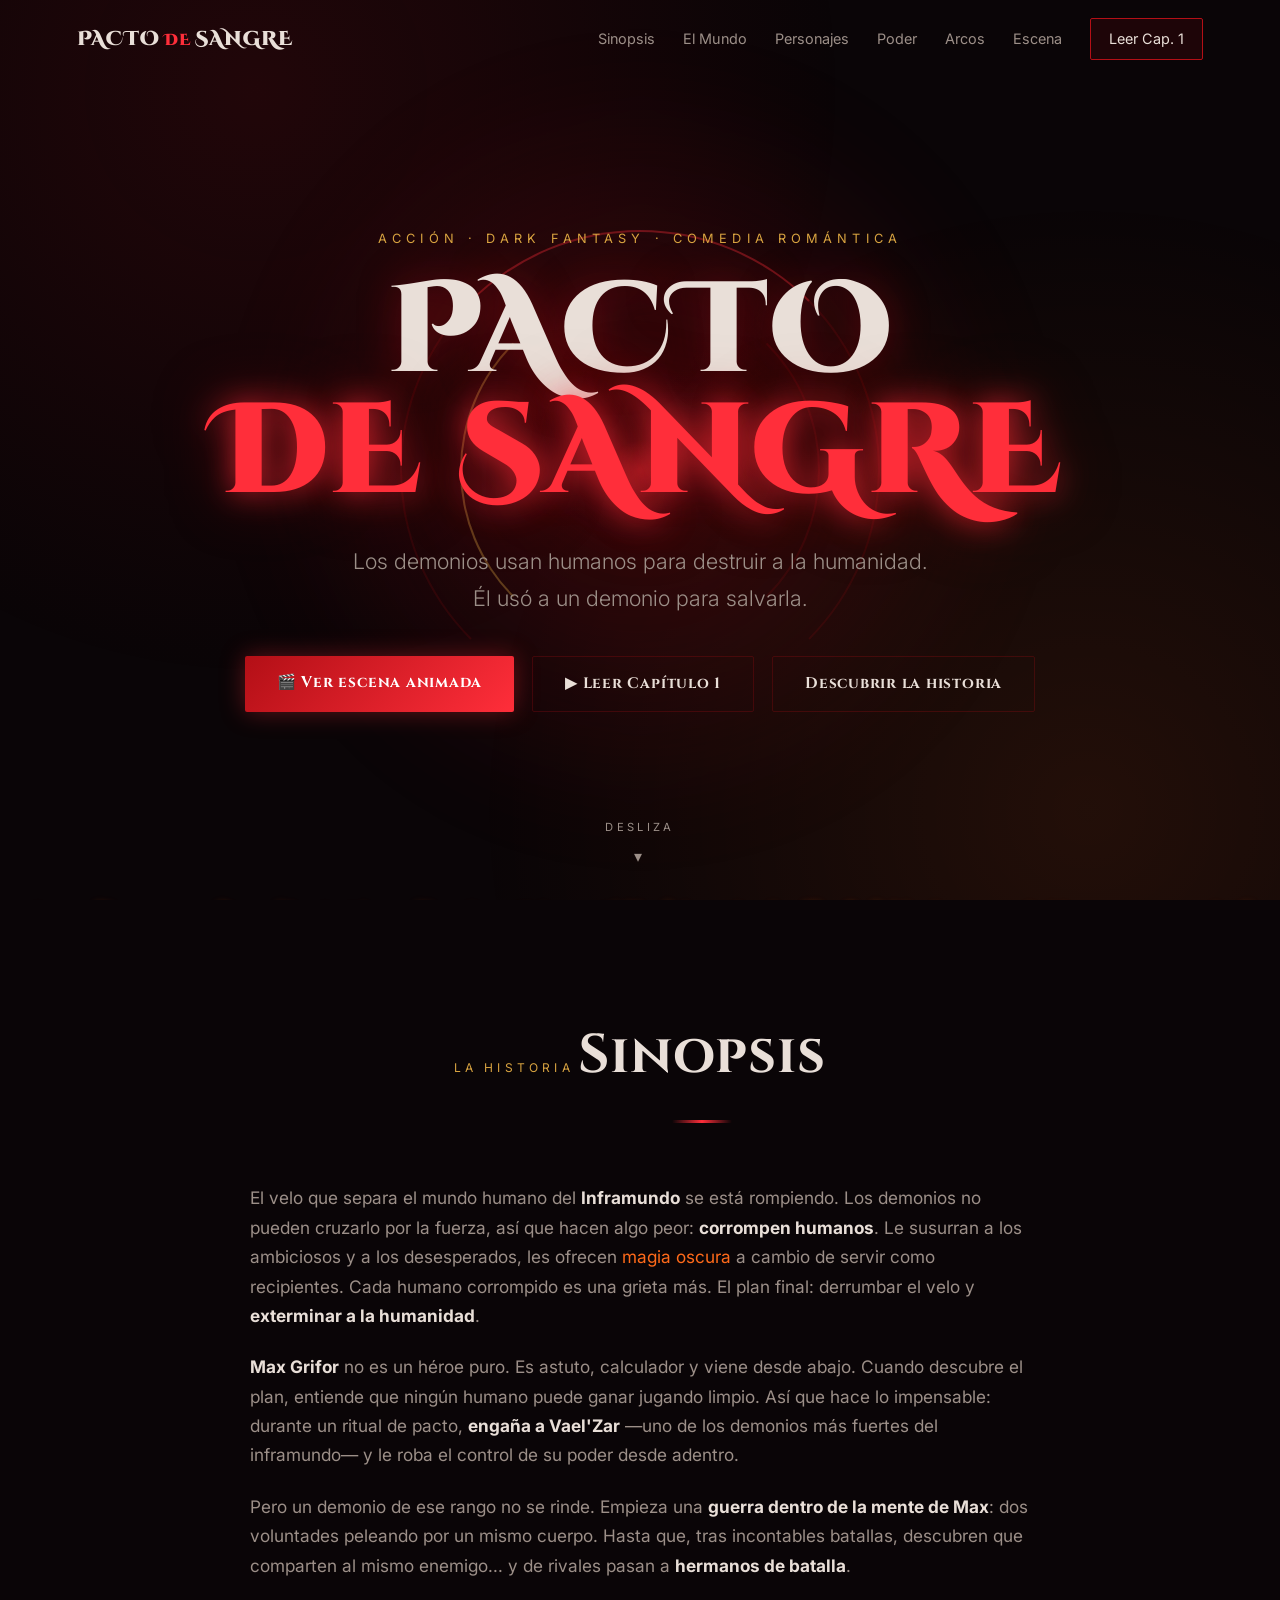
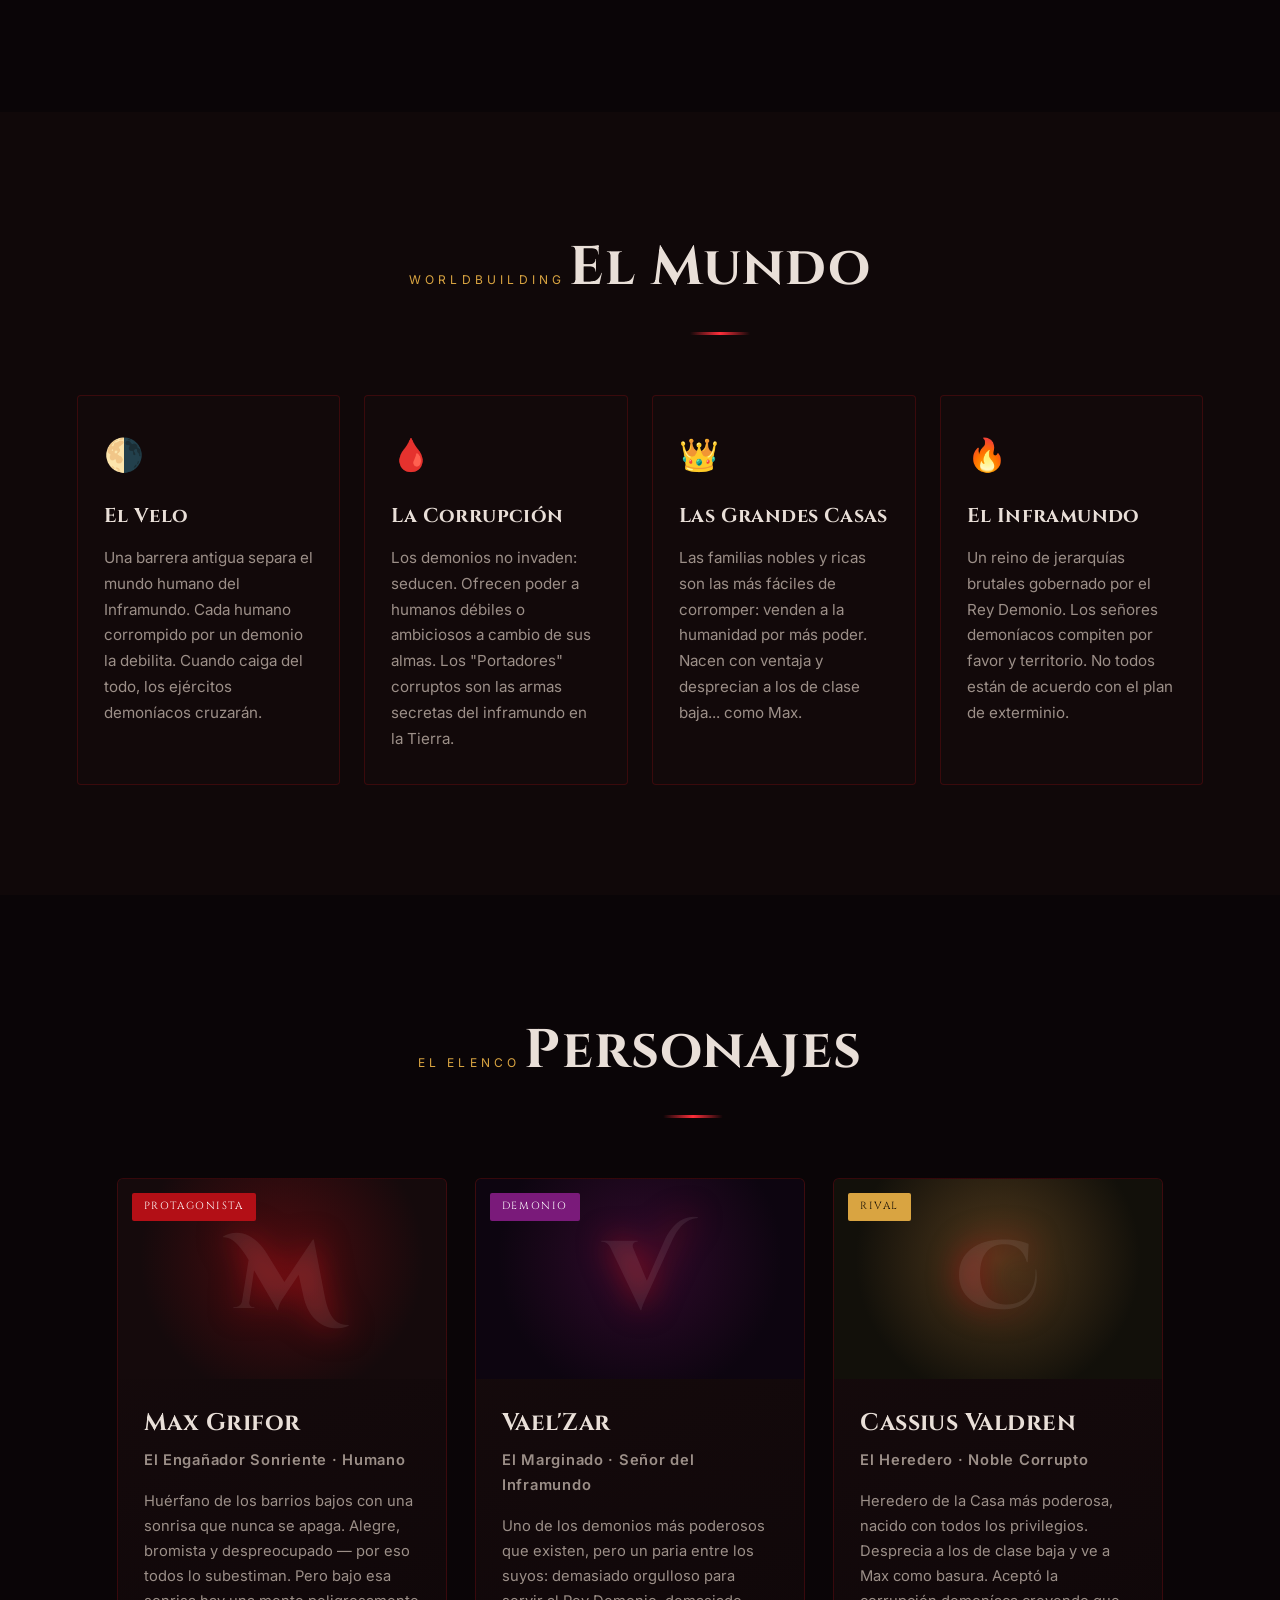
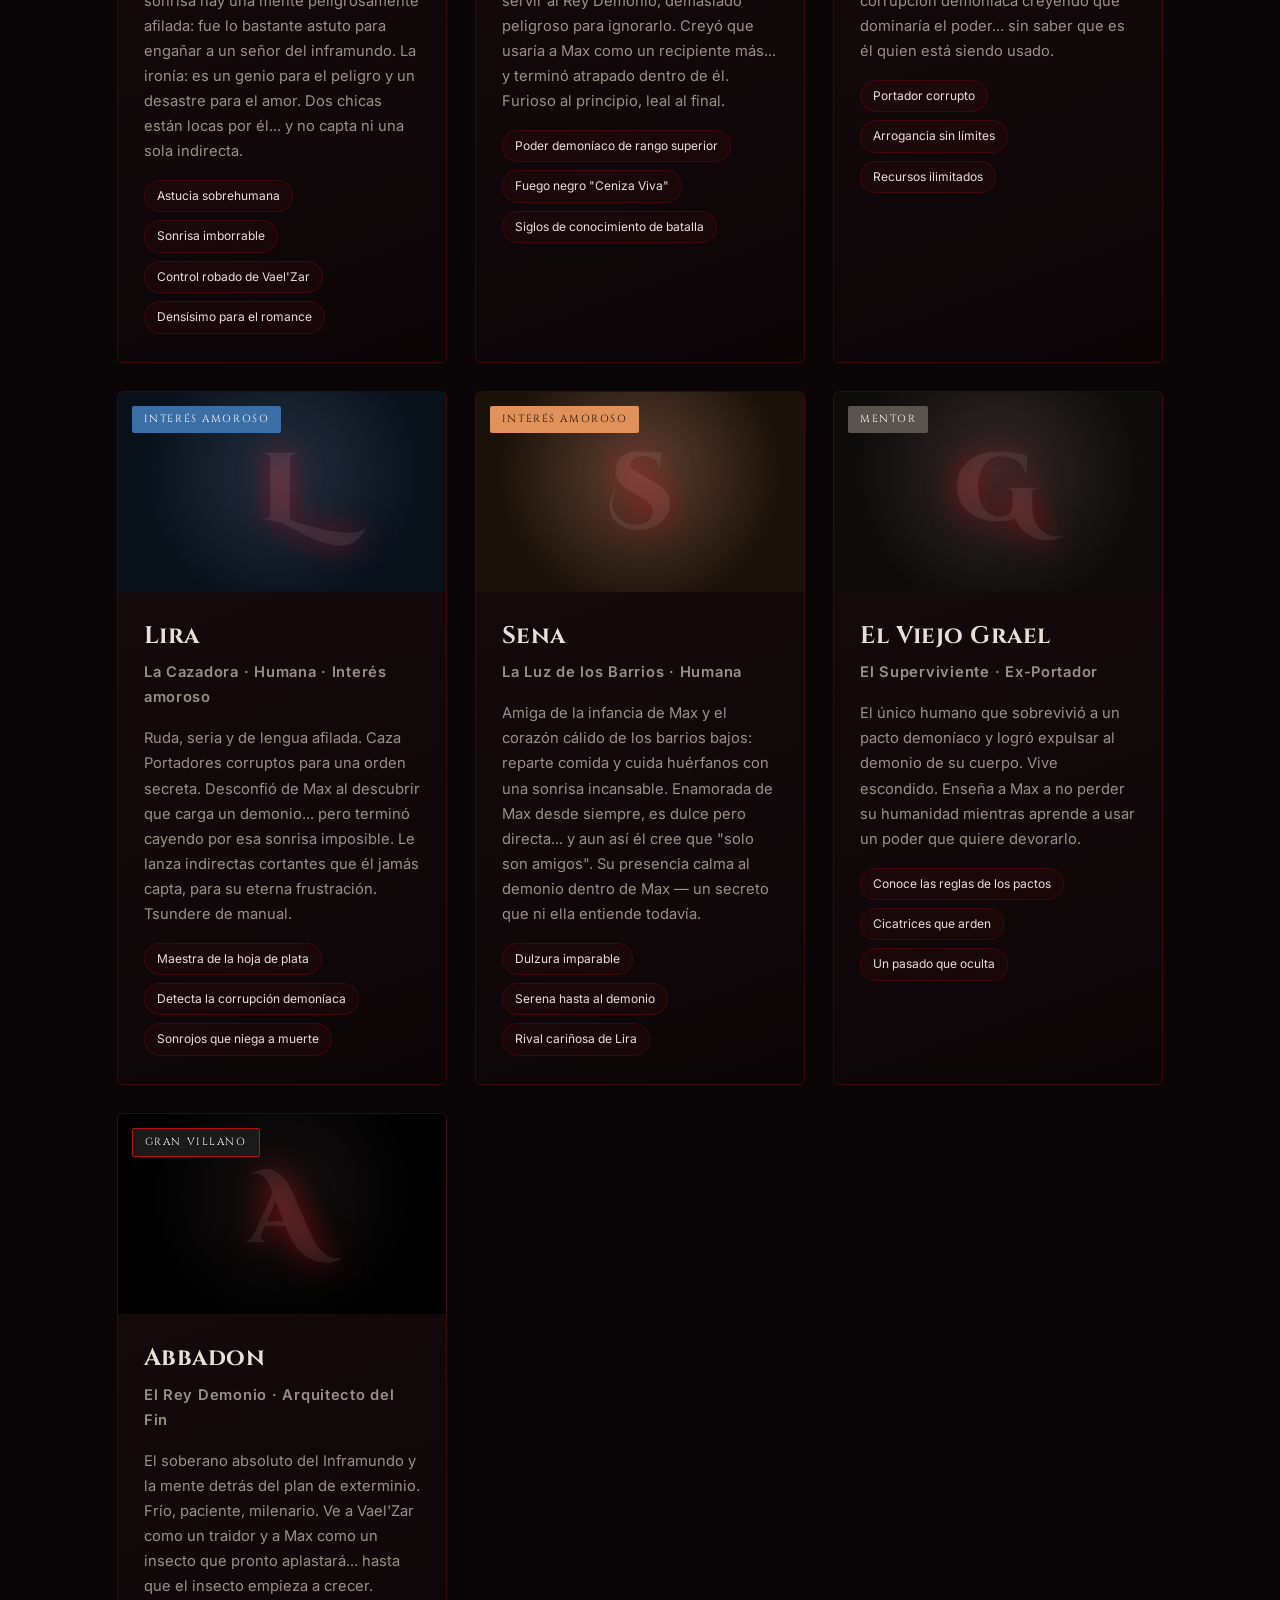
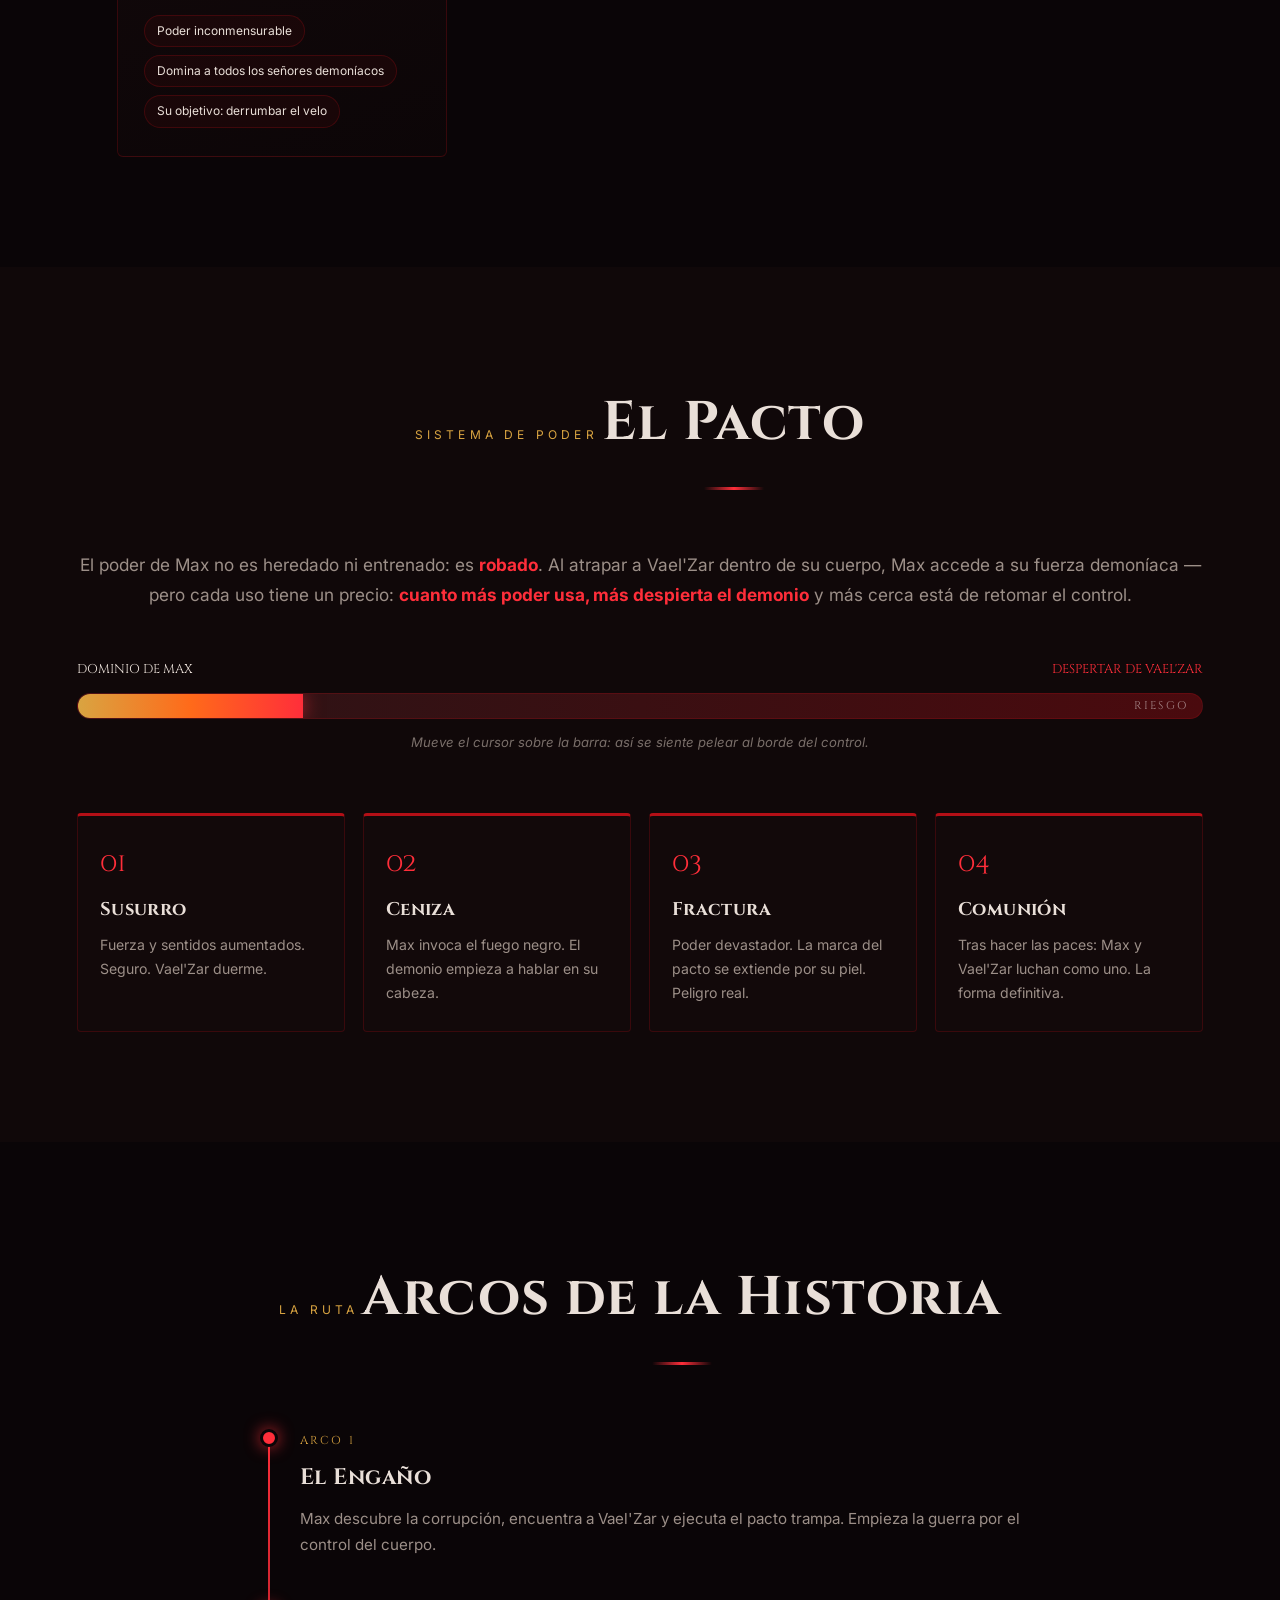
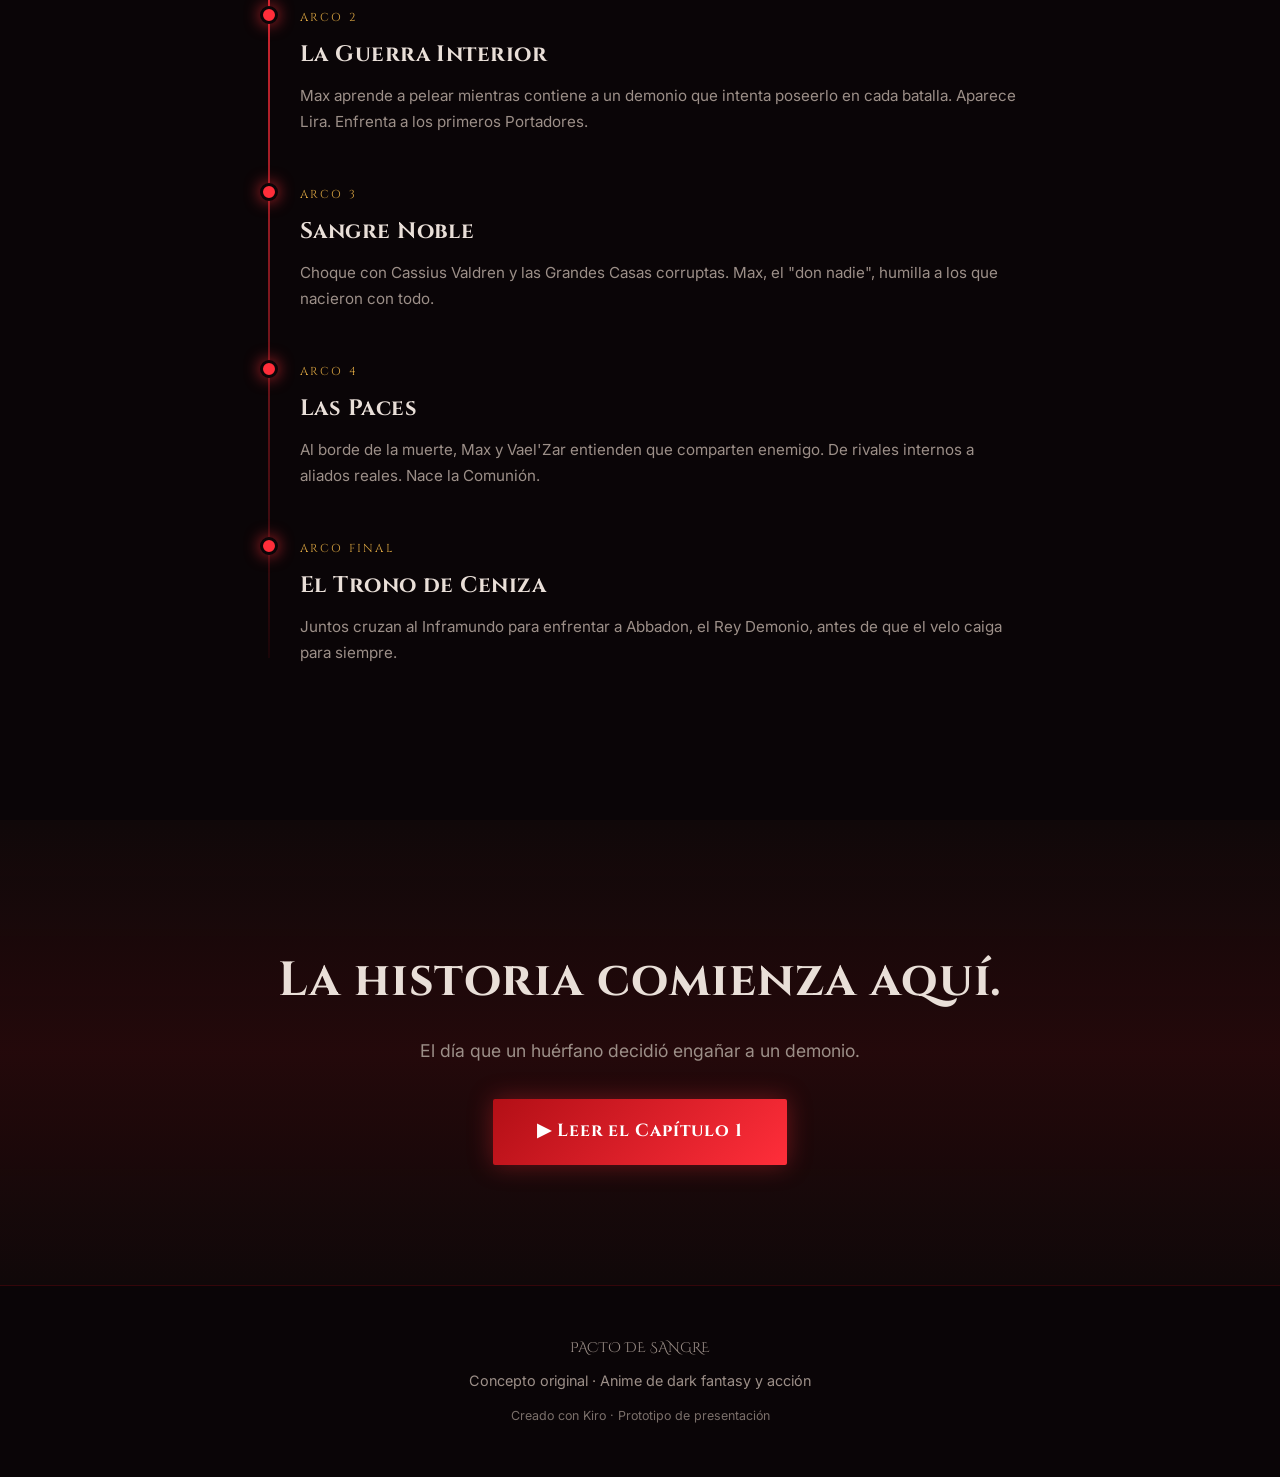
<file: index.html>
<!DOCTYPE html>
<html lang="es">
<head>
  <meta charset="UTF-8" />
  <meta name="viewport" content="width=device-width, initial-scale=1.0" />
  <title>PACTO DE SANGRE — Anime Oficial</title>
  <meta name="description" content="Pacto de Sangre: un anime de acción y dark fantasy. Max Grifor engaña a uno de los demonios más fuertes del inframundo para robar su poder desde adentro." />
  <link rel="preconnect" href="https://fonts.googleapis.com" />
  <link rel="preconnect" href="https://fonts.gstatic.com" crossorigin />
  <link href="https://fonts.googleapis.com/css2?family=Cinzel:wght@500;700;900&family=Inter:wght@300;400;600;800&family=Cinzel+Decorative:wght@700;900&display=swap" rel="stylesheet" />
  <link rel="stylesheet" href="styles.css" />
</head>
<body>
  <!-- Partículas de brasas -->
  <div class="embers" id="embers" aria-hidden="true"></div>

  <!-- NAV -->
  <header class="nav" id="nav">
    <a href="#top" class="brand">PACTO<span>DE</span>SANGRE</a>
    <nav class="nav-links">
      <a href="#sinopsis">Sinopsis</a>
      <a href="#mundo">El Mundo</a>
      <a href="#personajes">Personajes</a>
      <a href="#poder">Poder</a>
      <a href="#arcos">Arcos</a>
      <a href="escena.html">Escena</a>
      <a href="capitulo-1.html" class="nav-cta">Leer Cap. 1</a>
    </nav>
    <button class="nav-toggle" id="navToggle" aria-label="Menú">☰</button>
  </header>

  <!-- HERO -->
  <section class="hero" id="top">
    <div class="hero-glow"></div>
    <div class="hero-content">
      <p class="hero-kicker">ACCIÓN · DARK FANTASY · COMEDIA ROMÁNTICA</p>
      <h1 class="hero-title">PACTO<br><span class="blood">DE SANGRE</span></h1>
      <p class="hero-tagline">Los demonios usan humanos para destruir a la humanidad.<br>Él usó a un demonio para salvarla.</p>
      <div class="hero-actions">
        <a href="escena.html" class="btn btn-primary">🎬 Ver escena animada</a>
        <a href="capitulo-1.html" class="btn btn-ghost">▶ Leer Capítulo 1</a>
        <a href="#sinopsis" class="btn btn-ghost">Descubrir la historia</a>
      </div>
      <div class="hero-sigil" aria-hidden="true">
        <div class="sigil-ring"></div>
        <div class="sigil-ring ring2"></div>
        <div class="sigil-core"></div>
      </div>
    </div>
    <div class="scroll-hint">DESLIZA<span>▾</span></div>
  </section>

  <!-- SINOPSIS -->
  <section class="section" id="sinopsis">
    <div class="section-head reveal">
      <span class="eyebrow">La Historia</span>
      <h2>Sinopsis</h2>
    </div>
    <div class="synopsis reveal">
      <p>El velo que separa el mundo humano del <strong>Inframundo</strong> se está rompiendo. Los demonios no pueden cruzarlo por la fuerza, así que hacen algo peor: <strong>corrompen humanos</strong>. Le susurran a los ambiciosos y a los desesperados, les ofrecen <em>magia oscura</em> a cambio de servir como recipientes. Cada humano corrompido es una grieta más. El plan final: derrumbar el velo y <strong>exterminar a la humanidad</strong>.</p>
      <p><strong>Max Grifor</strong> no es un héroe puro. Es astuto, calculador y viene desde abajo. Cuando descubre el plan, entiende que ningún humano puede ganar jugando limpio. Así que hace lo impensable: durante un ritual de pacto, <strong>engaña a Vael'Zar</strong> —uno de los demonios más fuertes del inframundo— y le roba el control de su poder desde adentro.</p>
      <p>Pero un demonio de ese rango no se rinde. Empieza una <strong>guerra dentro de la mente de Max</strong>: dos voluntades peleando por un mismo cuerpo. Hasta que, tras incontables batallas, descubren que comparten al mismo enemigo... y de rivales pasan a <strong>hermanos de batalla</strong>.</p>
    </div>
  </section>

  <!-- MUNDO -->
  <section class="section alt" id="mundo">
    <div class="section-head reveal">
      <span class="eyebrow">Worldbuilding</span>
      <h2>El Mundo</h2>
    </div>
    <div class="cards">
      <article class="card reveal">
        <div class="card-icon">🌗</div>
        <h3>El Velo</h3>
        <p>Una barrera antigua separa el mundo humano del Inframundo. Cada humano corrompido por un demonio la debilita. Cuando caiga del todo, los ejércitos demoníacos cruzarán.</p>
      </article>
      <article class="card reveal">
        <div class="card-icon">🩸</div>
        <h3>La Corrupción</h3>
        <p>Los demonios no invaden: seducen. Ofrecen poder a humanos débiles o ambiciosos a cambio de sus almas. Los "Portadores" corruptos son las armas secretas del inframundo en la Tierra.</p>
      </article>
      <article class="card reveal">
        <div class="card-icon">👑</div>
        <h3>Las Grandes Casas</h3>
        <p>Las familias nobles y ricas son las más fáciles de corromper: venden a la humanidad por más poder. Nacen con ventaja y desprecian a los de clase baja... como Max.</p>
      </article>
      <article class="card reveal">
        <div class="card-icon">🔥</div>
        <h3>El Inframundo</h3>
        <p>Un reino de jerarquías brutales gobernado por el Rey Demonio. Los señores demoníacos compiten por favor y territorio. No todos están de acuerdo con el plan de exterminio.</p>
      </article>
    </div>
  </section>

  <!-- PERSONAJES -->
  <section class="section" id="personajes">
    <div class="section-head reveal">
      <span class="eyebrow">El Elenco</span>
      <h2>Personajes</h2>
    </div>

    <div class="chars">
      <!-- MAX -->
      <article class="char reveal">
        <div class="char-portrait" data-initial="M">
          <span class="char-tag">PROTAGONISTA</span>
        </div>
        <div class="char-body">
          <h3>Max Grifor</h3>
          <p class="char-role">El Engañador Sonriente · Humano</p>
          <p>Huérfano de los barrios bajos con una sonrisa que nunca se apaga. Alegre, bromista y despreocupado — por eso todos lo subestiman. Pero bajo esa sonrisa hay una mente peligrosamente afilada: fue lo bastante astuto para engañar a un señor del inframundo. La ironía: es un genio para el peligro y un desastre para el amor. Dos chicas están locas por él... y no capta ni una sola indirecta.</p>
          <ul class="char-traits">
            <li>Astucia sobrehumana</li>
            <li>Sonrisa imborrable</li>
            <li>Control robado de Vael'Zar</li>
            <li>Densísimo para el romance</li>
          </ul>
        </div>
      </article>

      <!-- VAEL'ZAR -->
      <article class="char reveal">
        <div class="char-portrait demon" data-initial="V">
          <span class="char-tag tag-demon">DEMONIO</span>
        </div>
        <div class="char-body">
          <h3>Vael'Zar</h3>
          <p class="char-role">El Marginado · Señor del Inframundo</p>
          <p>Uno de los demonios más poderosos que existen, pero un paria entre los suyos: demasiado orgulloso para servir al Rey Demonio, demasiado peligroso para ignorarlo. Creyó que usaría a Max como un recipiente más... y terminó atrapado dentro de él. Furioso al principio, leal al final.</p>
          <ul class="char-traits">
            <li>Poder demoníaco de rango superior</li>
            <li>Fuego negro "Ceniza Viva"</li>
            <li>Siglos de conocimiento de batalla</li>
          </ul>
        </div>
      </article>

      <!-- RIVAL -->
      <article class="char reveal">
        <div class="char-portrait noble" data-initial="C">
          <span class="char-tag tag-noble">RIVAL</span>
        </div>
        <div class="char-body">
          <h3>Cassius Valdren</h3>
          <p class="char-role">El Heredero · Noble Corrupto</p>
          <p>Heredero de la Casa más poderosa, nacido con todos los privilegios. Desprecia a los de clase baja y ve a Max como basura. Aceptó la corrupción demoníaca creyendo que dominaría el poder... sin saber que es él quien está siendo usado.</p>
          <ul class="char-traits">
            <li>Portador corrupto</li>
            <li>Arrogancia sin límites</li>
            <li>Recursos ilimitados</li>
          </ul>
        </div>
      </article>

      <!-- ALIADA -->
      <article class="char reveal">
        <div class="char-portrait ally" data-initial="L">
          <span class="char-tag tag-ally">INTERÉS AMOROSO</span>
        </div>
        <div class="char-body">
          <h3>Lira</h3>
          <p class="char-role">La Cazadora · Humana · Interés amoroso</p>
          <p>Ruda, seria y de lengua afilada. Caza Portadores corruptos para una orden secreta. Desconfió de Max al descubrir que carga un demonio... pero terminó cayendo por esa sonrisa imposible. Le lanza indirectas cortantes que él jamás capta, para su eterna frustración. Tsundere de manual.</p>
          <ul class="char-traits">
            <li>Maestra de la hoja de plata</li>
            <li>Detecta la corrupción demoníaca</li>
            <li>Sonrojos que niega a muerte</li>
          </ul>
        </div>
      </article>

      <!-- SENA -->
      <article class="char reveal">
        <div class="char-portrait sena" data-initial="S">
          <span class="char-tag tag-sena">INTERÉS AMOROSO</span>
        </div>
        <div class="char-body">
          <h3>Sena</h3>
          <p class="char-role">La Luz de los Barrios · Humana</p>
          <p>Amiga de la infancia de Max y el corazón cálido de los barrios bajos: reparte comida y cuida huérfanos con una sonrisa incansable. Enamorada de Max desde siempre, es dulce pero directa... y aun así él cree que "solo son amigos". Su presencia calma al demonio dentro de Max — un secreto que ni ella entiende todavía.</p>
          <ul class="char-traits">
            <li>Dulzura imparable</li>
            <li>Serena hasta al demonio</li>
            <li>Rival cariñosa de Lira</li>
          </ul>
        </div>
      </article>

      <!-- MENTOR -->
      <article class="char reveal">
        <div class="char-portrait mentor" data-initial="G">
          <span class="char-tag tag-mentor">MENTOR</span>
        </div>
        <div class="char-body">
          <h3>El Viejo Grael</h3>
          <p class="char-role">El Superviviente · Ex-Portador</p>
          <p>El único humano que sobrevivió a un pacto demoníaco y logró expulsar al demonio de su cuerpo. Vive escondido. Enseña a Max a no perder su humanidad mientras aprende a usar un poder que quiere devorarlo.</p>
          <ul class="char-traits">
            <li>Conoce las reglas de los pactos</li>
            <li>Cicatrices que arden</li>
            <li>Un pasado que oculta</li>
          </ul>
        </div>
      </article>

      <!-- VILLANO FINAL -->
      <article class="char reveal">
        <div class="char-portrait king" data-initial="A">
          <span class="char-tag tag-king">GRAN VILLANO</span>
        </div>
        <div class="char-body">
          <h3>Abbadon</h3>
          <p class="char-role">El Rey Demonio · Arquitecto del Fin</p>
          <p>El soberano absoluto del Inframundo y la mente detrás del plan de exterminio. Frío, paciente, milenario. Ve a Vael'Zar como un traidor y a Max como un insecto que pronto aplastará... hasta que el insecto empieza a crecer.</p>
          <ul class="char-traits">
            <li>Poder inconmensurable</li>
            <li>Domina a todos los señores demoníacos</li>
            <li>Su objetivo: derrumbar el velo</li>
          </ul>
        </div>
      </article>
    </div>
  </section>

  <!-- SISTEMA DE PODER -->
  <section class="section alt" id="poder">
    <div class="section-head reveal">
      <span class="eyebrow">Sistema de Poder</span>
      <h2>El Pacto</h2>
    </div>
    <div class="power">
      <div class="power-intro reveal">
        <p>El poder de Max no es heredado ni entrenado: es <strong>robado</strong>. Al atrapar a Vael'Zar dentro de su cuerpo, Max accede a su fuerza demoníaca — pero cada uso tiene un precio: <strong>cuanto más poder usa, más despierta el demonio</strong> y más cerca está de retomar el control.</p>
      </div>
      <div class="power-bar reveal">
        <div class="power-bar-label">
          <span>DOMINIO DE MAX</span>
          <span>DESPERTAR DE VAEL'ZAR</span>
        </div>
        <div class="power-track">
          <div class="power-fill" id="powerFill"></div>
          <div class="power-marker" id="powerMarker">RIESGO</div>
        </div>
        <p class="power-note">Mueve el cursor sobre la barra: así se siente pelear al borde del control.</p>
      </div>

      <div class="stages">
        <div class="stage reveal">
          <span class="stage-num">01</span>
          <h4>Susurro</h4>
          <p>Fuerza y sentidos aumentados. Seguro. Vael'Zar duerme.</p>
        </div>
        <div class="stage reveal">
          <span class="stage-num">02</span>
          <h4>Ceniza</h4>
          <p>Max invoca el fuego negro. El demonio empieza a hablar en su cabeza.</p>
        </div>
        <div class="stage reveal">
          <span class="stage-num">03</span>
          <h4>Fractura</h4>
          <p>Poder devastador. La marca del pacto se extiende por su piel. Peligro real.</p>
        </div>
        <div class="stage reveal">
          <span class="stage-num">04</span>
          <h4>Comunión</h4>
          <p>Tras hacer las paces: Max y Vael'Zar luchan como uno. La forma definitiva.</p>
        </div>
      </div>
    </div>
  </section>

  <!-- ARCOS -->
  <section class="section" id="arcos">
    <div class="section-head reveal">
      <span class="eyebrow">La Ruta</span>
      <h2>Arcos de la Historia</h2>
    </div>
    <div class="timeline">
      <div class="tl-item reveal">
        <div class="tl-dot"></div>
        <div class="tl-content">
          <span class="tl-arc">ARCO 1</span>
          <h3>El Engaño</h3>
          <p>Max descubre la corrupción, encuentra a Vael'Zar y ejecuta el pacto trampa. Empieza la guerra por el control del cuerpo.</p>
        </div>
      </div>
      <div class="tl-item reveal">
        <div class="tl-dot"></div>
        <div class="tl-content">
          <span class="tl-arc">ARCO 2</span>
          <h3>La Guerra Interior</h3>
          <p>Max aprende a pelear mientras contiene a un demonio que intenta poseerlo en cada batalla. Aparece Lira. Enfrenta a los primeros Portadores.</p>
        </div>
      </div>
      <div class="tl-item reveal">
        <div class="tl-dot"></div>
        <div class="tl-content">
          <span class="tl-arc">ARCO 3</span>
          <h3>Sangre Noble</h3>
          <p>Choque con Cassius Valdren y las Grandes Casas corruptas. Max, el "don nadie", humilla a los que nacieron con todo.</p>
        </div>
      </div>
      <div class="tl-item reveal">
        <div class="tl-dot"></div>
        <div class="tl-content">
          <span class="tl-arc">ARCO 4</span>
          <h3>Las Paces</h3>
          <p>Al borde de la muerte, Max y Vael'Zar entienden que comparten enemigo. De rivales internos a aliados reales. Nace la Comunión.</p>
        </div>
      </div>
      <div class="tl-item reveal">
        <div class="tl-dot"></div>
        <div class="tl-content">
          <span class="tl-arc">ARCO FINAL</span>
          <h3>El Trono de Ceniza</h3>
          <p>Juntos cruzan al Inframundo para enfrentar a Abbadon, el Rey Demonio, antes de que el velo caiga para siempre.</p>
        </div>
      </div>
    </div>
  </section>

  <!-- CTA CAPITULO -->
  <section class="cta-final">
    <div class="cta-inner reveal">
      <h2>La historia comienza aquí.</h2>
      <p>El día que un huérfano decidió engañar a un demonio.</p>
      <a href="capitulo-1.html" class="btn btn-primary btn-lg">▶ Leer el Capítulo 1</a>
    </div>
  </section>

  <footer class="footer">
    <p class="footer-logo">PACTO DE SANGRE</p>
    <p>Concepto original · Anime de dark fantasy y acción</p>
    <p class="footer-small">Creado con Kiro · Prototipo de presentación</p>
  </footer>

  <script src="script.js"></script>
</body>
</html>
</file>
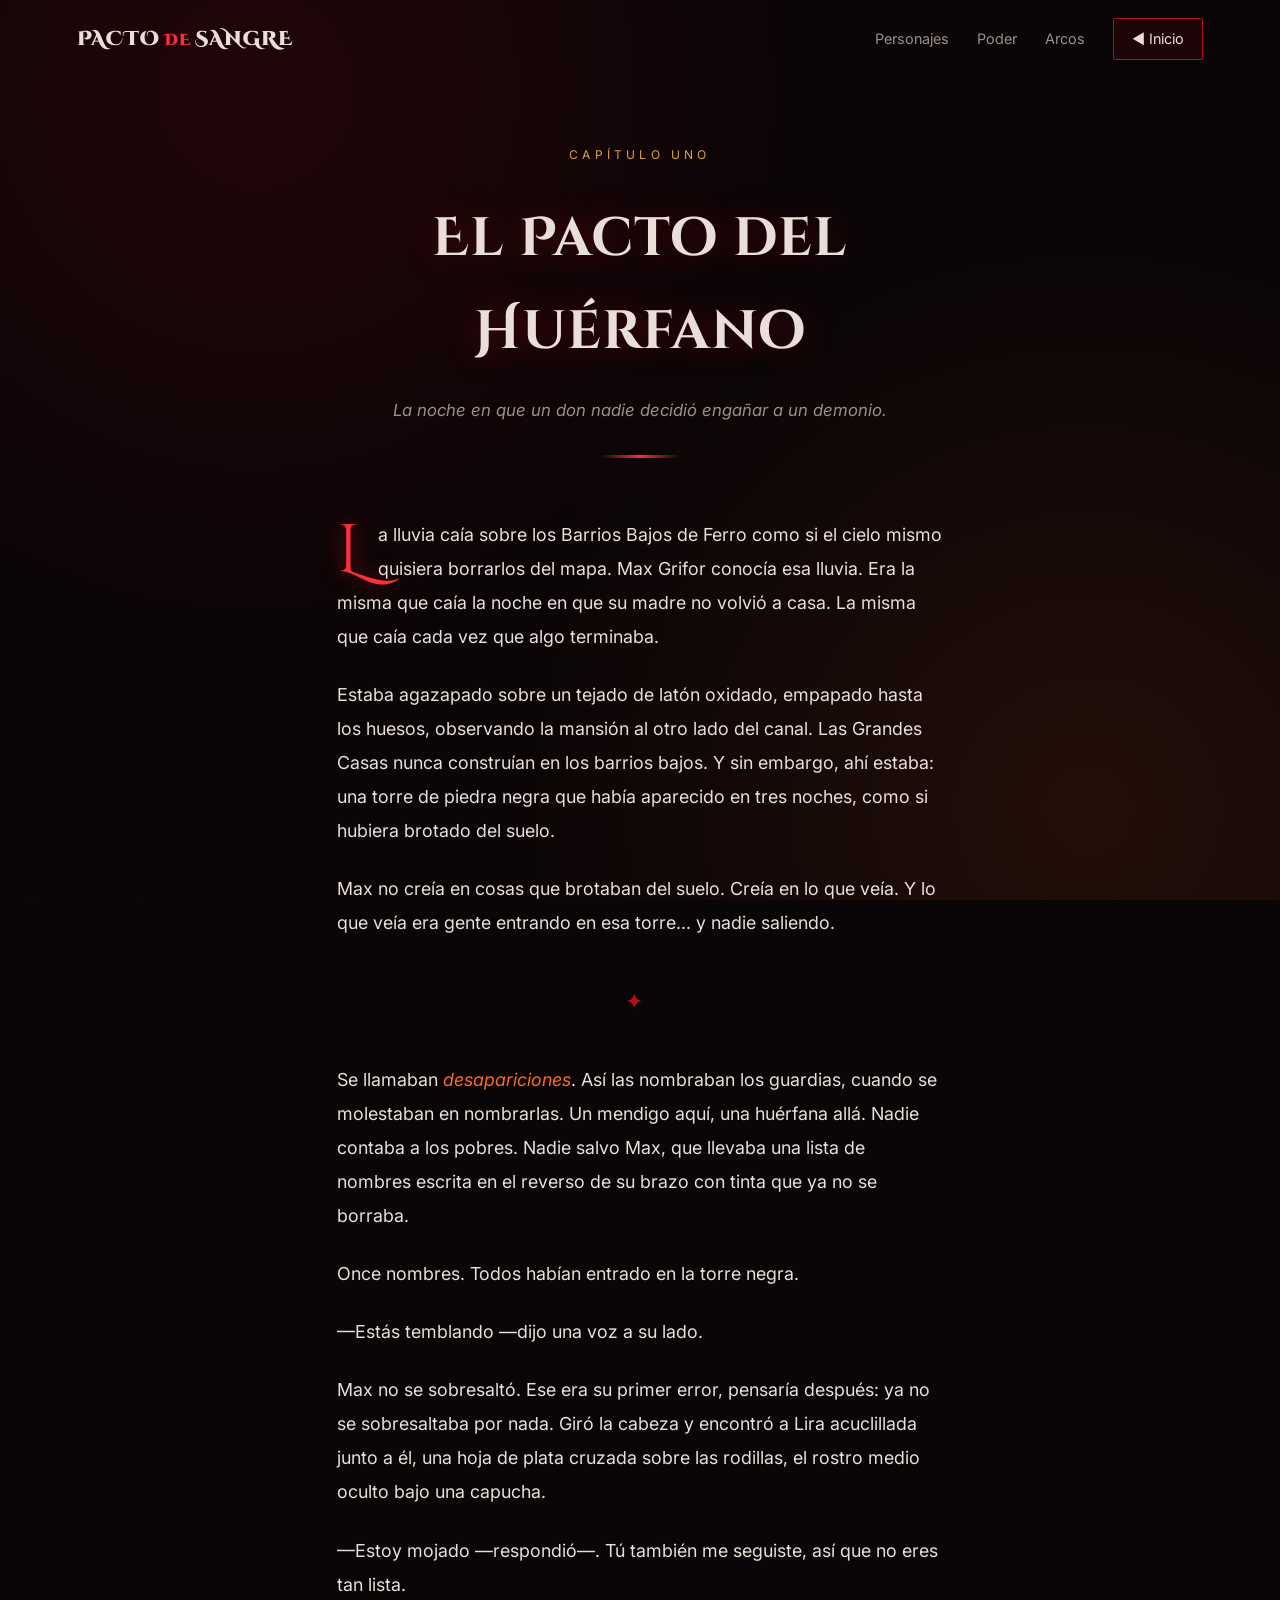
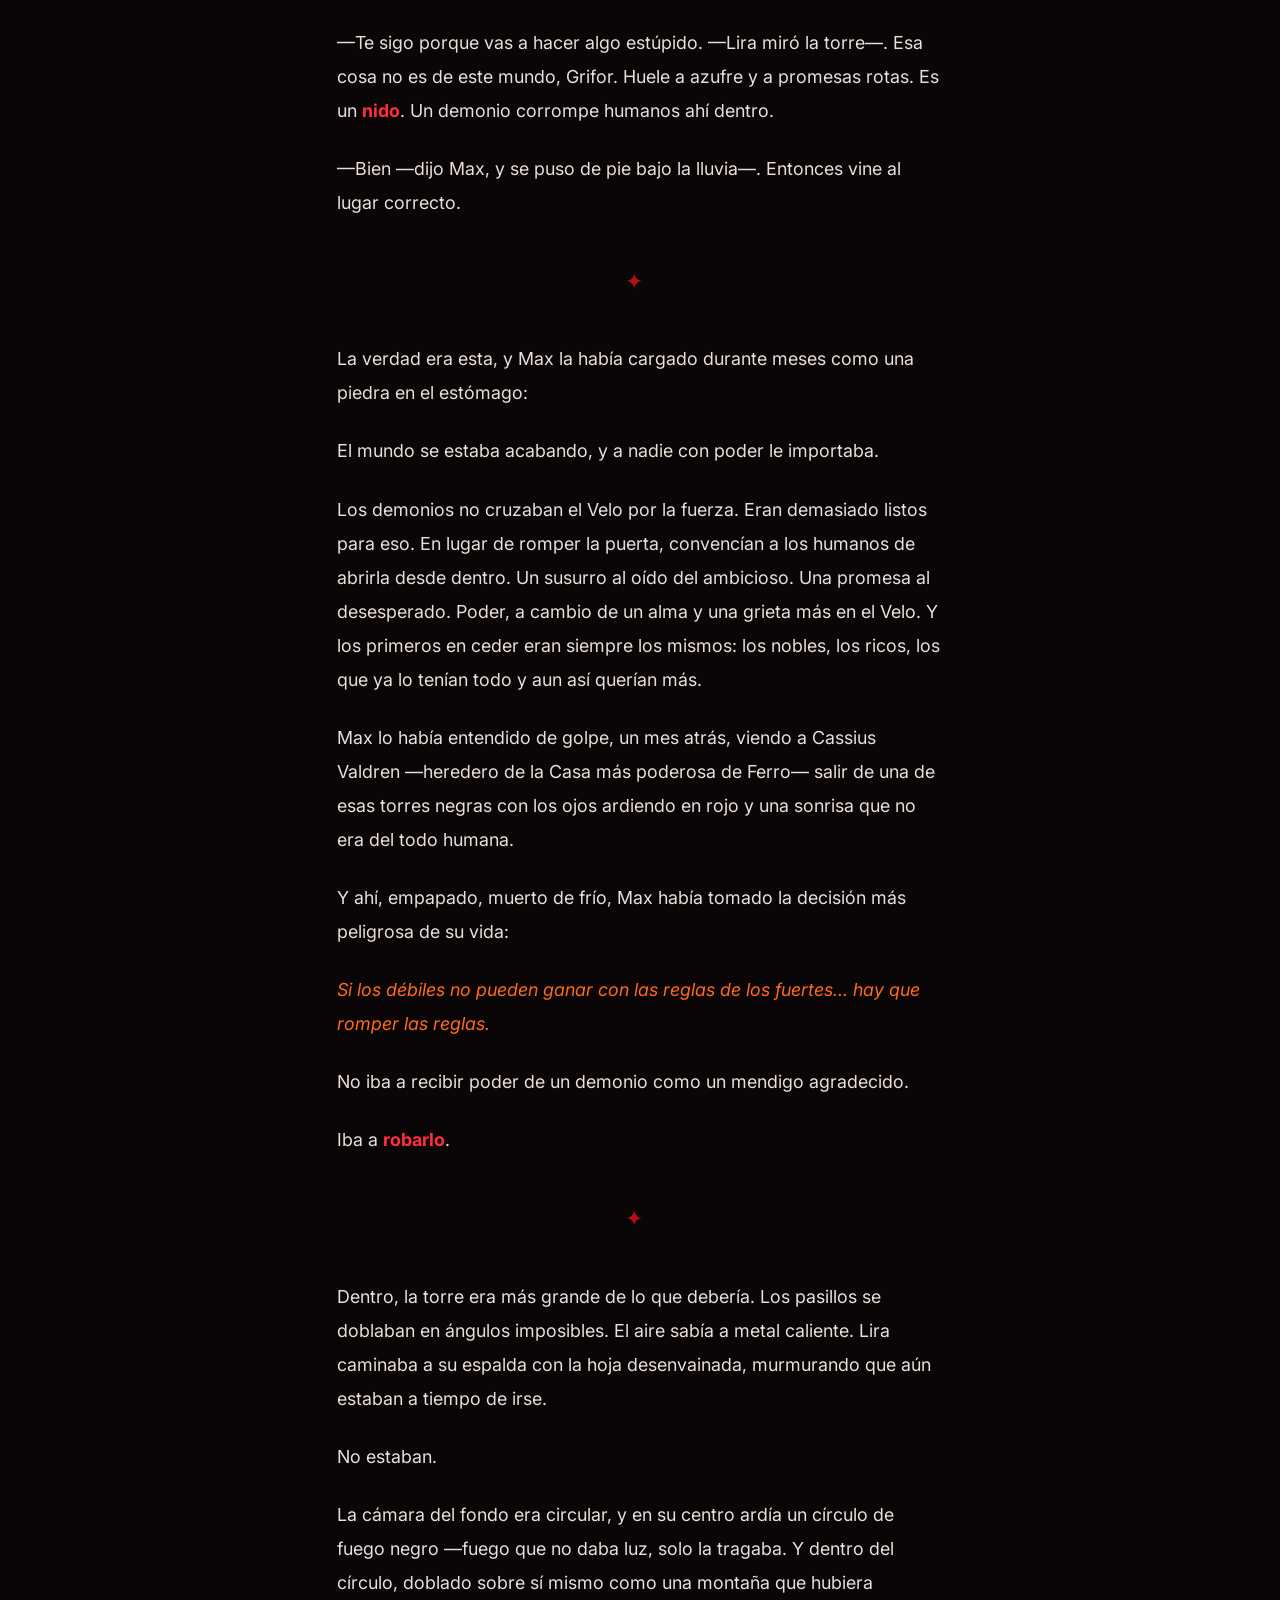
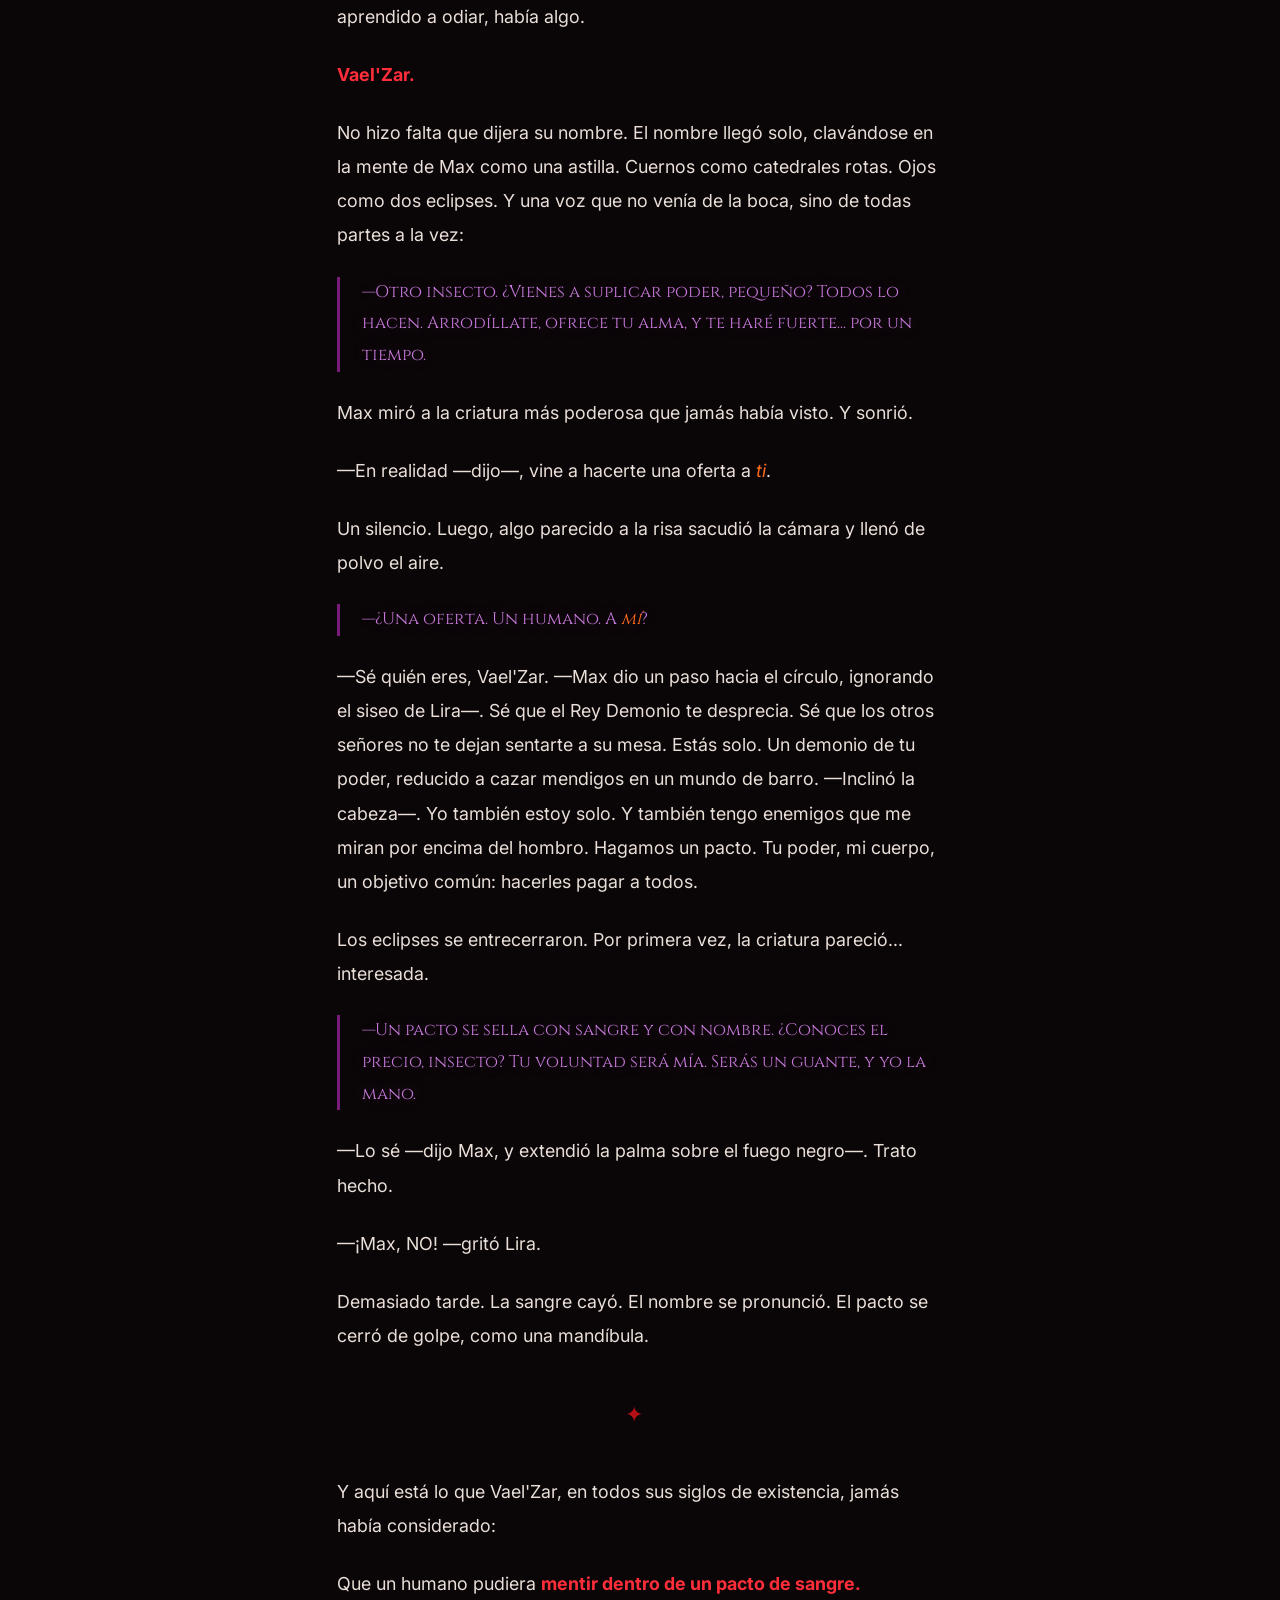
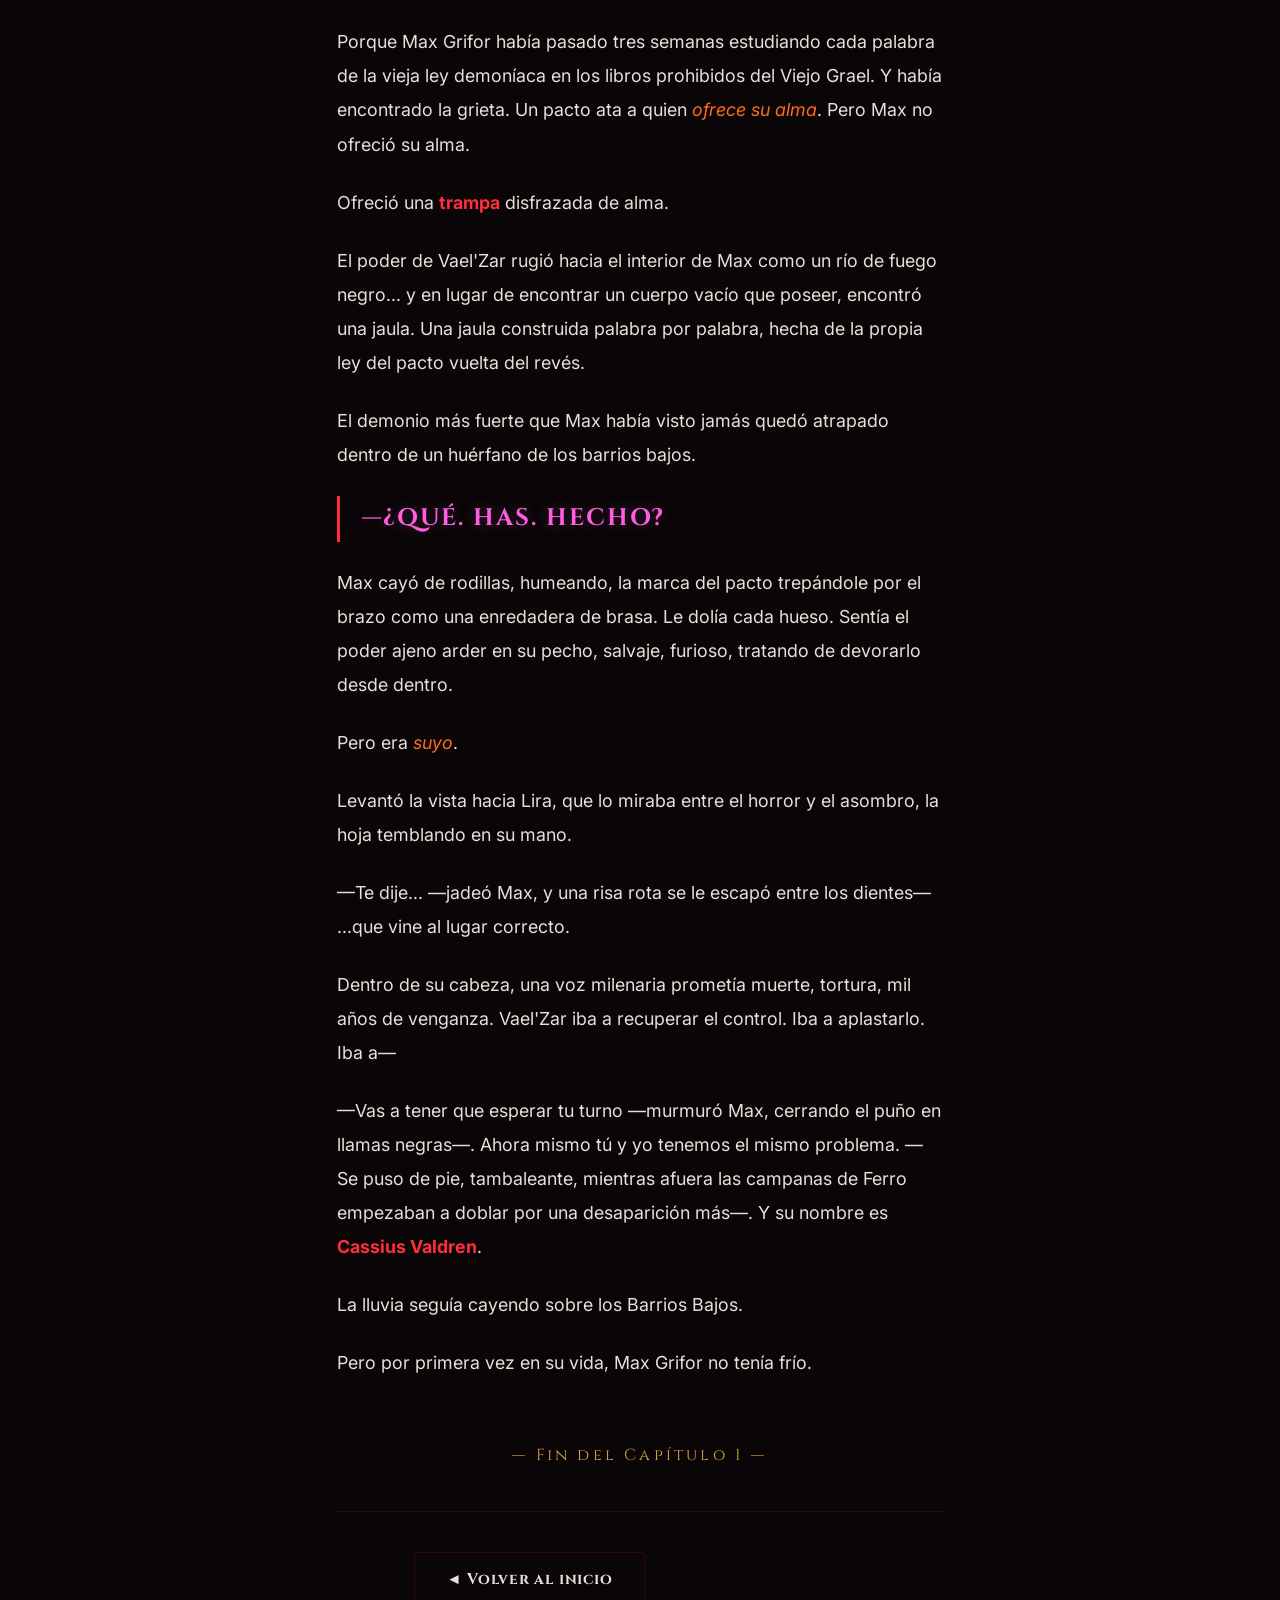
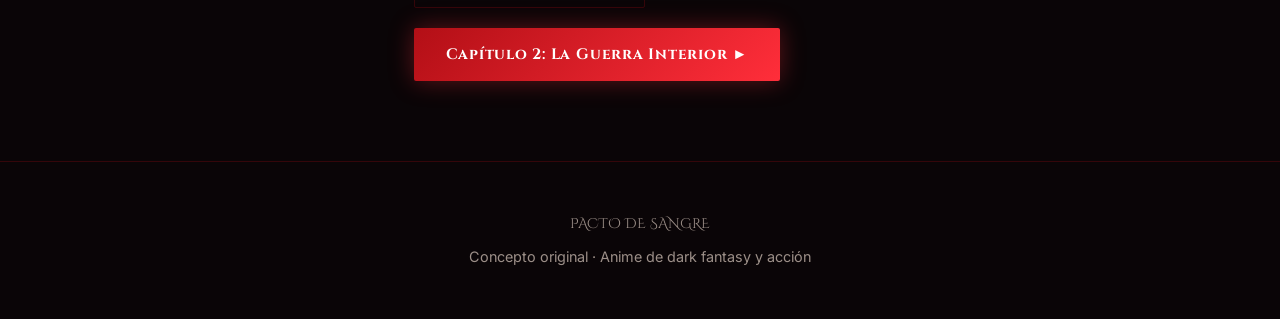
<file: capitulo-1.html>
<!DOCTYPE html>
<html lang="es">
<head>
  <meta charset="UTF-8" />
  <meta name="viewport" content="width=device-width, initial-scale=1.0" />
  <title>Capítulo 1 — PACTO DE SANGRE</title>
  <link rel="preconnect" href="https://fonts.googleapis.com" />
  <link rel="preconnect" href="https://fonts.gstatic.com" crossorigin />
  <link href="https://fonts.googleapis.com/css2?family=Cinzel:wght@500;700;900&family=Inter:wght@300;400;600;800&family=Cinzel+Decorative:wght@700;900&display=swap" rel="stylesheet" />
  <link rel="stylesheet" href="styles.css" />
  <link rel="stylesheet" href="chapter.css" />
</head>
<body>
  <div class="embers" id="embers" aria-hidden="true"></div>

  <header class="nav scrolled" id="nav">
    <a href="index.html" class="brand">PACTO<span>DE</span>SANGRE</a>
    <nav class="nav-links">
      <a href="index.html#personajes">Personajes</a>
      <a href="index.html#poder">Poder</a>
      <a href="index.html#arcos">Arcos</a>
      <a href="index.html" class="nav-cta">◄ Inicio</a>
    </nav>
    <button class="nav-toggle" id="navToggle" aria-label="Menú">☰</button>
  </header>

  <article class="reader">
    <div class="reader-head">
      <span class="eyebrow">Capítulo Uno</span>
      <h1>El Pacto del Huérfano</h1>
      <p class="reader-sub">La noche en que un don nadie decidió engañar a un demonio.</p>
    </div>

    <div class="reader-body">
      <p class="dropcap">La lluvia caía sobre los Barrios Bajos de Ferro como si el cielo mismo quisiera borrarlos del mapa. Max Grifor conocía esa lluvia. Era la misma que caía la noche en que su madre no volvió a casa. La misma que caía cada vez que algo terminaba.</p>

      <p>Estaba agazapado sobre un tejado de latón oxidado, empapado hasta los huesos, observando la mansión al otro lado del canal. Las Grandes Casas nunca construían en los barrios bajos. Y sin embargo, ahí estaba: una torre de piedra negra que había aparecido en tres noches, como si hubiera brotado del suelo.</p>

      <p>Max no creía en cosas que brotaban del suelo. Creía en lo que veía. Y lo que veía era gente entrando en esa torre... y nadie saliendo.</p>

      <div class="scene-break">✦</div>

      <p>Se llamaban <em>desapariciones</em>. Así las nombraban los guardias, cuando se molestaban en nombrarlas. Un mendigo aquí, una huérfana allá. Nadie contaba a los pobres. Nadie salvo Max, que llevaba una lista de nombres escrita en el reverso de su brazo con tinta que ya no se borraba.</p>

      <p>Once nombres. Todos habían entrado en la torre negra.</p>

      <p>—Estás temblando —dijo una voz a su lado.</p>

      <p>Max no se sobresaltó. Ese era su primer error, pensaría después: ya no se sobresaltaba por nada. Giró la cabeza y encontró a Lira acuclillada junto a él, una hoja de plata cruzada sobre las rodillas, el rostro medio oculto bajo una capucha.</p>

      <p>—Estoy mojado —respondió—. Tú también me seguiste, así que no eres tan lista.</p>

      <p>—Te sigo porque vas a hacer algo estúpido. —Lira miró la torre—. Esa cosa no es de este mundo, Grifor. Huele a azufre y a promesas rotas. Es un <strong>nido</strong>. Un demonio corrompe humanos ahí dentro.</p>

      <p>—Bien —dijo Max, y se puso de pie bajo la lluvia—. Entonces vine al lugar correcto.</p>

      <div class="scene-break">✦</div>

      <p>La verdad era esta, y Max la había cargado durante meses como una piedra en el estómago:</p>

      <p>El mundo se estaba acabando, y a nadie con poder le importaba.</p>

      <p>Los demonios no cruzaban el Velo por la fuerza. Eran demasiado listos para eso. En lugar de romper la puerta, convencían a los humanos de abrirla desde dentro. Un susurro al oído del ambicioso. Una promesa al desesperado. Poder, a cambio de un alma y una grieta más en el Velo. Y los primeros en ceder eran siempre los mismos: los nobles, los ricos, los que ya lo tenían todo y aun así querían más.</p>

      <p>Max lo había entendido de golpe, un mes atrás, viendo a Cassius Valdren —heredero de la Casa más poderosa de Ferro— salir de una de esas torres negras con los ojos ardiendo en rojo y una sonrisa que no era del todo humana.</p>

      <p>Y ahí, empapado, muerto de frío, Max había tomado la decisión más peligrosa de su vida:</p>

      <p><em>Si los débiles no pueden ganar con las reglas de los fuertes... hay que romper las reglas.</em></p>

      <p>No iba a recibir poder de un demonio como un mendigo agradecido.</p>

      <p>Iba a <strong>robarlo</strong>.</p>

      <div class="scene-break">✦</div>

      <p>Dentro, la torre era más grande de lo que debería. Los pasillos se doblaban en ángulos imposibles. El aire sabía a metal caliente. Lira caminaba a su espalda con la hoja desenvainada, murmurando que aún estaban a tiempo de irse.</p>

      <p>No estaban.</p>

      <p>La cámara del fondo era circular, y en su centro ardía un círculo de fuego negro —fuego que no daba luz, solo la tragaba. Y dentro del círculo, doblado sobre sí mismo como una montaña que hubiera aprendido a odiar, había algo.</p>

      <p><strong>Vael'Zar.</strong></p>

      <p>No hizo falta que dijera su nombre. El nombre llegó solo, clavándose en la mente de Max como una astilla. Cuernos como catedrales rotas. Ojos como dos eclipses. Y una voz que no venía de la boca, sino de todas partes a la vez:</p>

      <p class="demon-speak">—Otro insecto. ¿Vienes a suplicar poder, pequeño? Todos lo hacen. Arrodíllate, ofrece tu alma, y te haré fuerte... por un tiempo.</p>

      <p>Max miró a la criatura más poderosa que jamás había visto. Y sonrió.</p>

      <p>—En realidad —dijo—, vine a hacerte una oferta a <em>ti</em>.</p>

      <p>Un silencio. Luego, algo parecido a la risa sacudió la cámara y llenó de polvo el aire.</p>

      <p class="demon-speak">—¿Una oferta. Un humano. A <em>mí</em>?</p>

      <p>—Sé quién eres, Vael'Zar. —Max dio un paso hacia el círculo, ignorando el siseo de Lira—. Sé que el Rey Demonio te desprecia. Sé que los otros señores no te dejan sentarte a su mesa. Estás solo. Un demonio de tu poder, reducido a cazar mendigos en un mundo de barro. —Inclinó la cabeza—. Yo también estoy solo. Y también tengo enemigos que me miran por encima del hombro. Hagamos un pacto. Tu poder, mi cuerpo, un objetivo común: hacerles pagar a todos.</p>

      <p>Los eclipses se entrecerraron. Por primera vez, la criatura pareció... interesada.</p>

      <p class="demon-speak">—Un pacto se sella con sangre y con nombre. ¿Conoces el precio, insecto? Tu voluntad será mía. Serás un guante, y yo la mano.</p>

      <p>—Lo sé —dijo Max, y extendió la palma sobre el fuego negro—. Trato hecho.</p>

      <p>—¡Max, NO! —gritó Lira.</p>

      <p>Demasiado tarde. La sangre cayó. El nombre se pronunció. El pacto se cerró de golpe, como una mandíbula.</p>

      <div class="scene-break">✦</div>

      <p>Y aquí está lo que Vael'Zar, en todos sus siglos de existencia, jamás había considerado:</p>

      <p>Que un humano pudiera <strong>mentir dentro de un pacto de sangre.</strong></p>

      <p>Porque Max Grifor había pasado tres semanas estudiando cada palabra de la vieja ley demoníaca en los libros prohibidos del Viejo Grael. Y había encontrado la grieta. Un pacto ata a quien <em>ofrece su alma</em>. Pero Max no ofreció su alma.</p>

      <p>Ofreció una <strong>trampa</strong> disfrazada de alma.</p>

      <p>El poder de Vael'Zar rugió hacia el interior de Max como un río de fuego negro... y en lugar de encontrar un cuerpo vacío que poseer, encontró una jaula. Una jaula construida palabra por palabra, hecha de la propia ley del pacto vuelta del revés.</p>

      <p>El demonio más fuerte que Max había visto jamás quedó atrapado dentro de un huérfano de los barrios bajos.</p>

      <p class="demon-speak big">—¿QUÉ. HAS. HECHO?</p>

      <p>Max cayó de rodillas, humeando, la marca del pacto trepándole por el brazo como una enredadera de brasa. Le dolía cada hueso. Sentía el poder ajeno arder en su pecho, salvaje, furioso, tratando de devorarlo desde dentro.</p>

      <p>Pero era <em>suyo</em>.</p>

      <p>Levantó la vista hacia Lira, que lo miraba entre el horror y el asombro, la hoja temblando en su mano.</p>

      <p>—Te dije... —jadeó Max, y una risa rota se le escapó entre los dientes— ...que vine al lugar correcto.</p>

      <p>Dentro de su cabeza, una voz milenaria prometía muerte, tortura, mil años de venganza. Vael'Zar iba a recuperar el control. Iba a aplastarlo. Iba a—</p>

      <p>—Vas a tener que esperar tu turno —murmuró Max, cerrando el puño en llamas negras—. Ahora mismo tú y yo tenemos el mismo problema. —Se puso de pie, tambaleante, mientras afuera las campanas de Ferro empezaban a doblar por una desaparición más—. Y su nombre es <strong>Cassius Valdren</strong>.</p>

      <p>La lluvia seguía cayendo sobre los Barrios Bajos.</p>

      <p>Pero por primera vez en su vida, Max Grifor no tenía frío.</p>

      <div class="chapter-end">— Fin del Capítulo 1 —</div>
    </div>

    <div class="reader-foot">
      <a href="index.html" class="btn btn-ghost">◄ Volver al inicio</a>
      <a href="capitulo-2.html" class="btn btn-primary">Capítulo 2: La Guerra Interior ►</a>
    </div>
  </article>

  <footer class="footer">
    <p class="footer-logo">PACTO DE SANGRE</p>
    <p>Concepto original · Anime de dark fantasy y acción</p>
  </footer>

  <script src="script.js"></script>
</body>
</html>
</file>
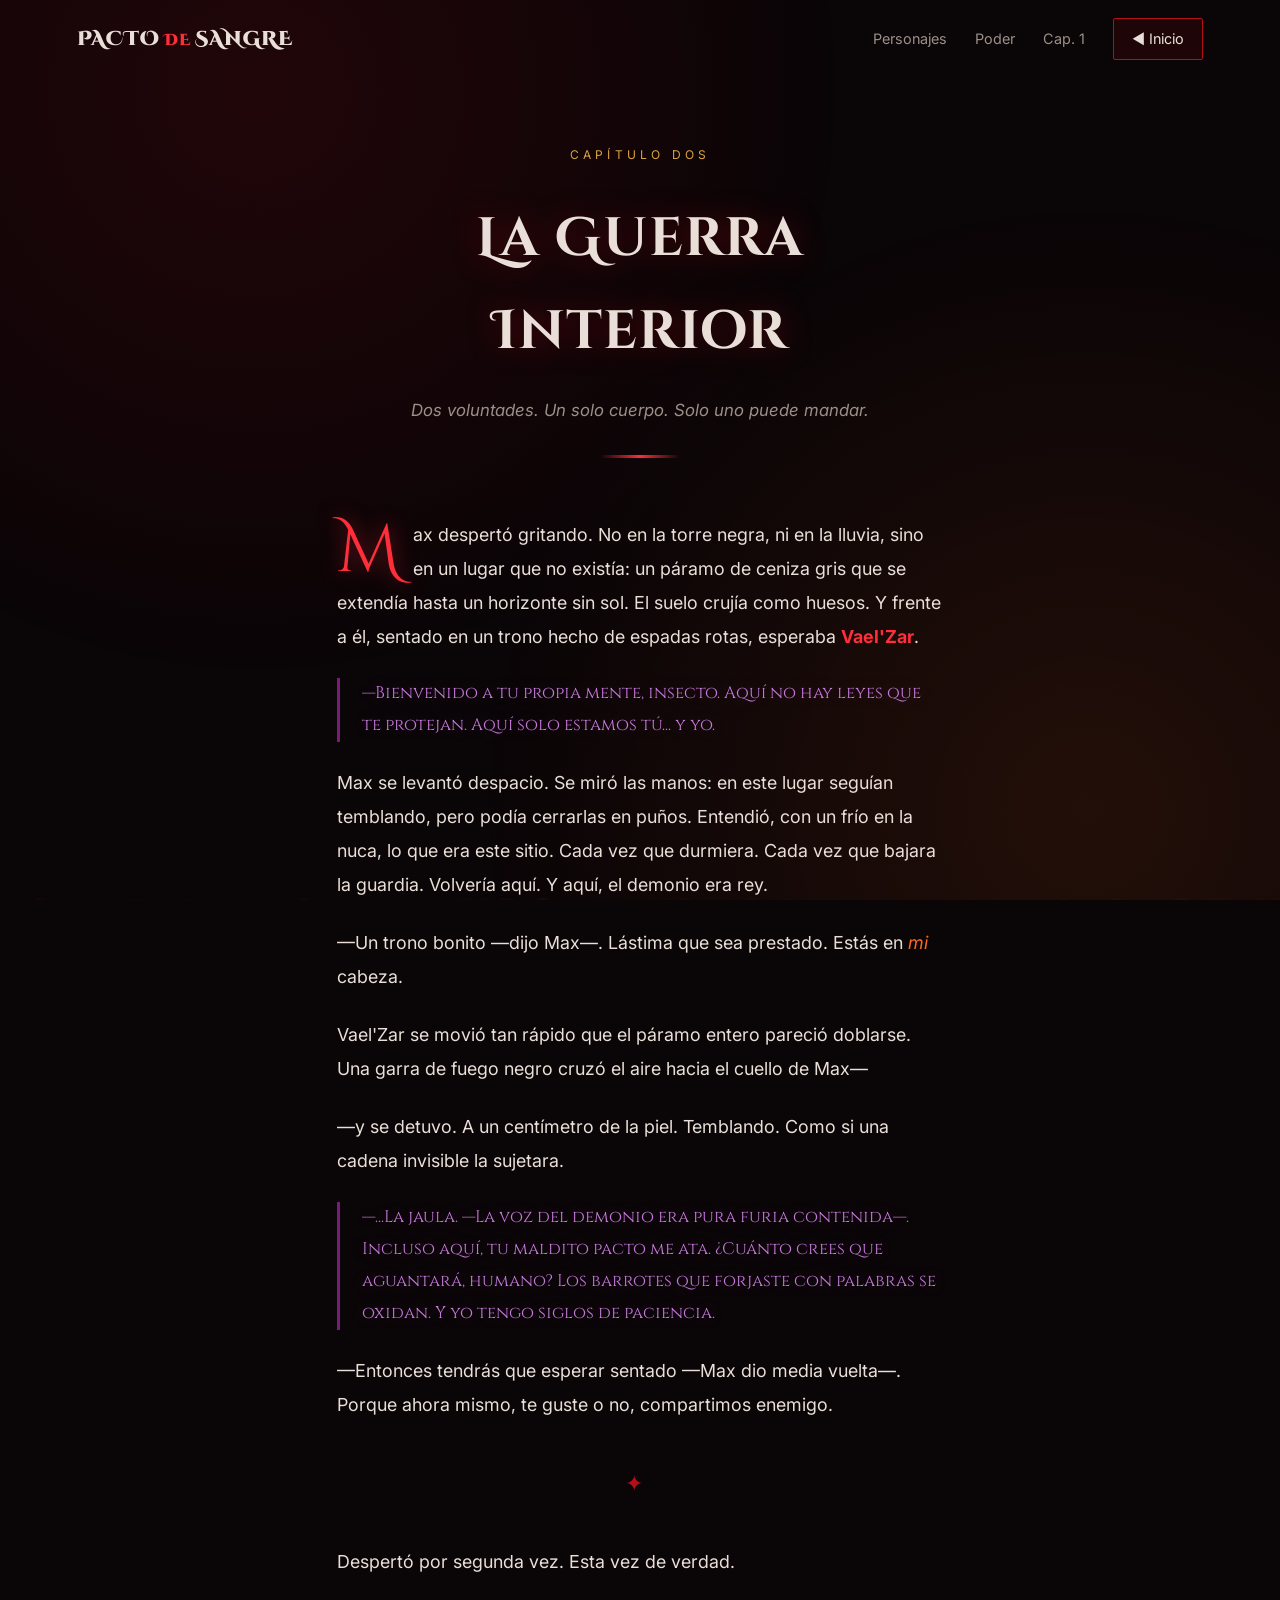
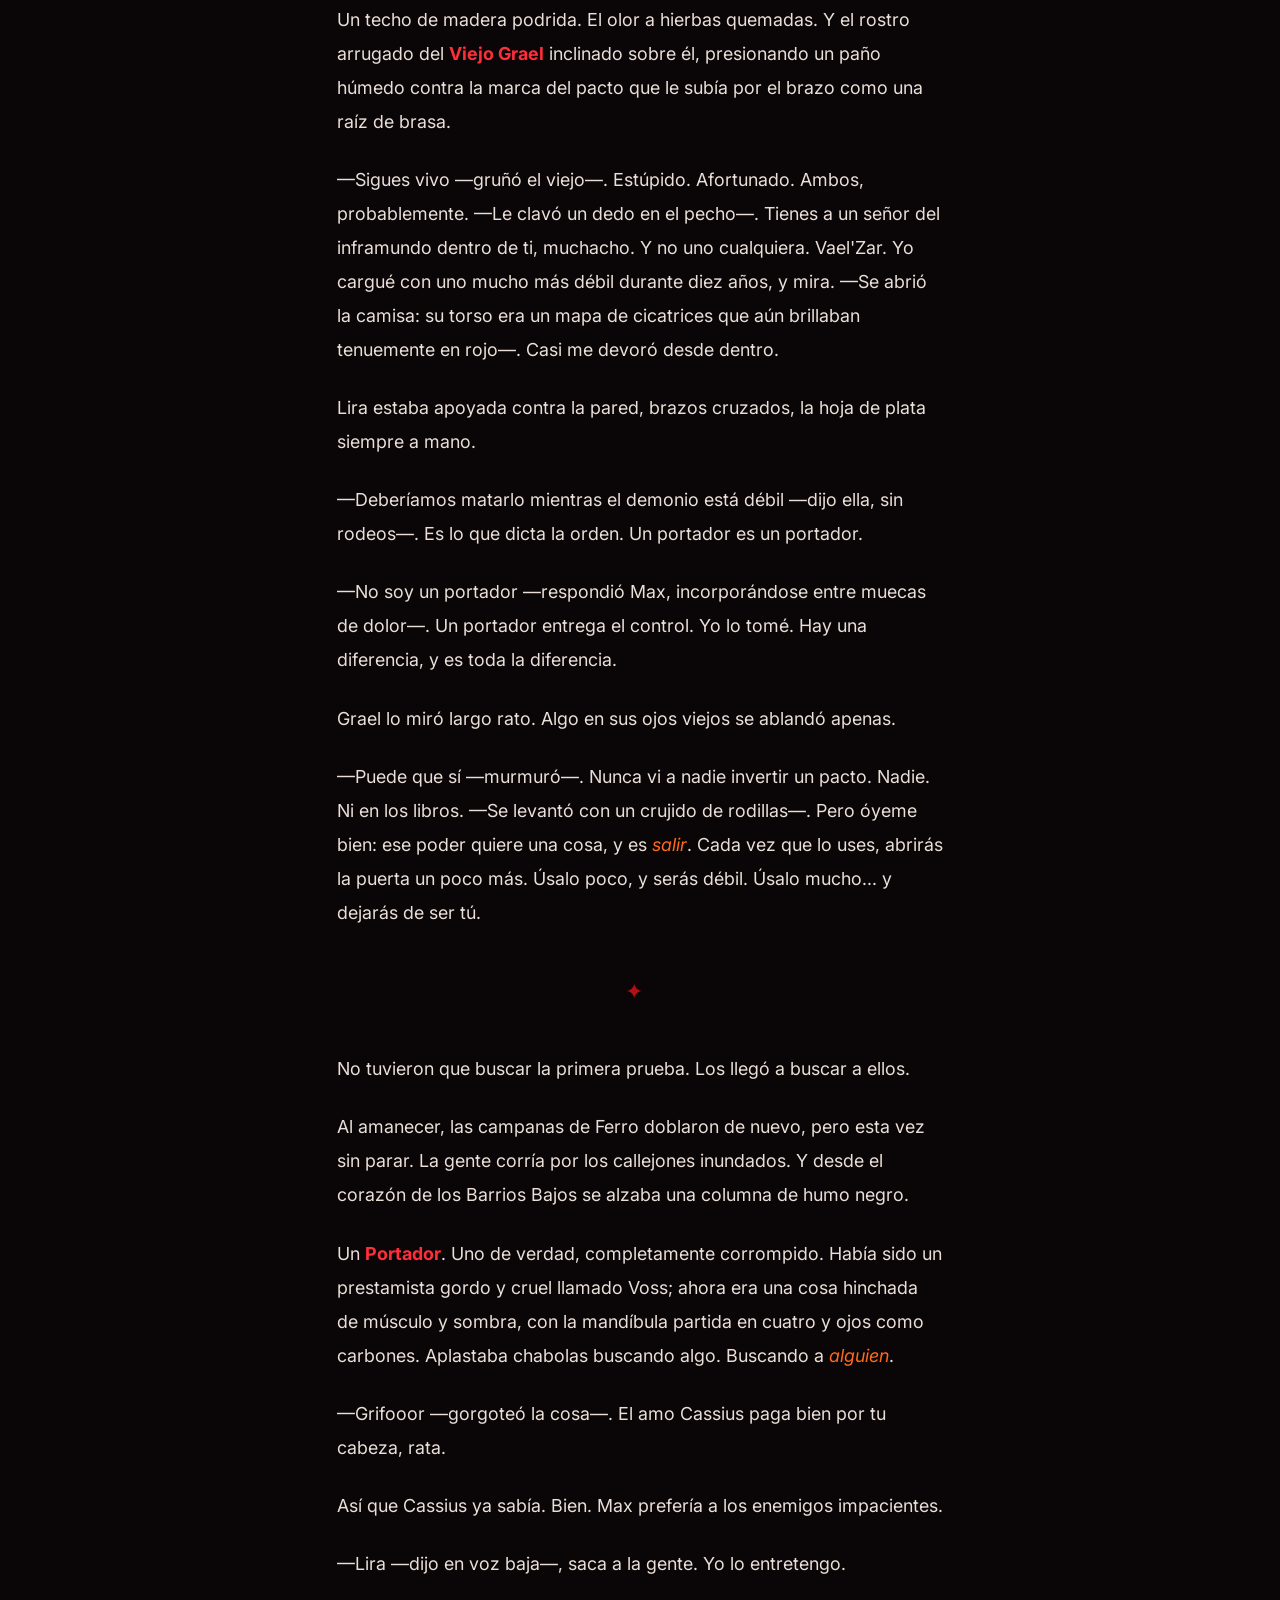
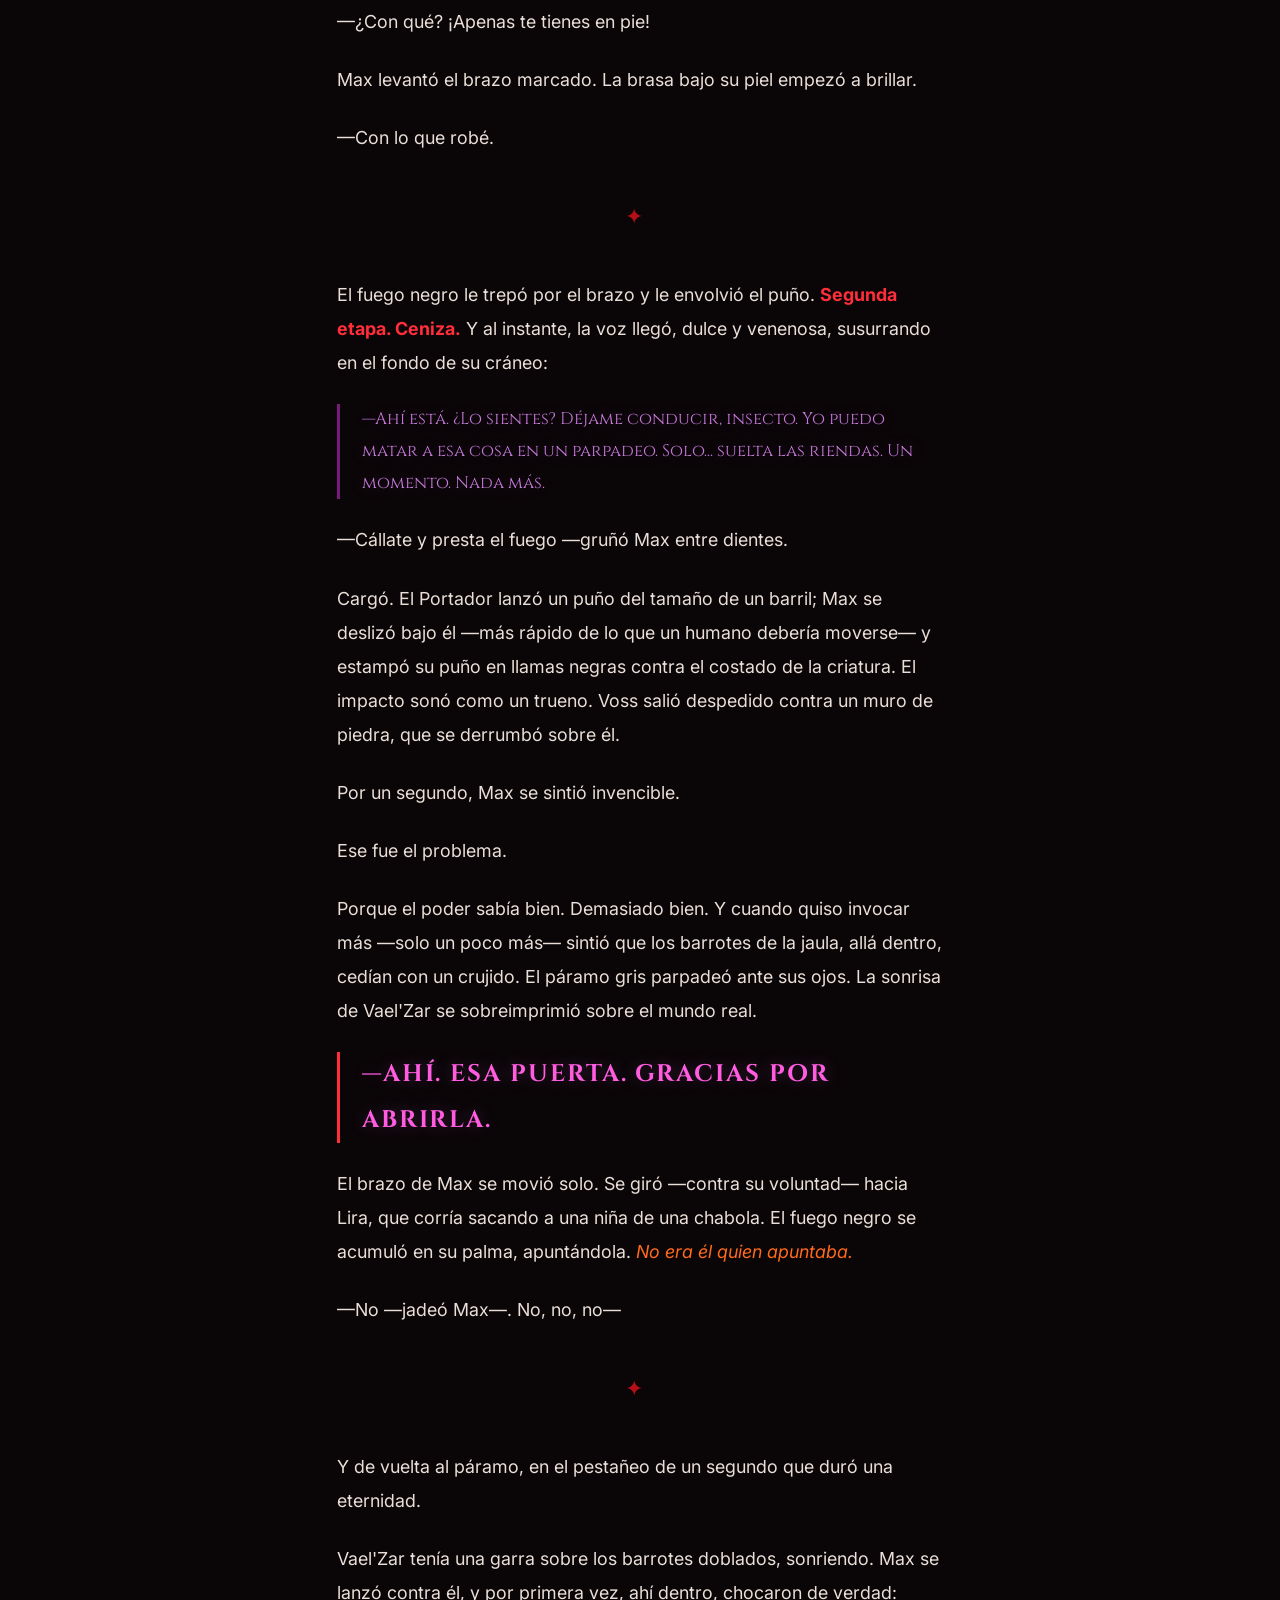
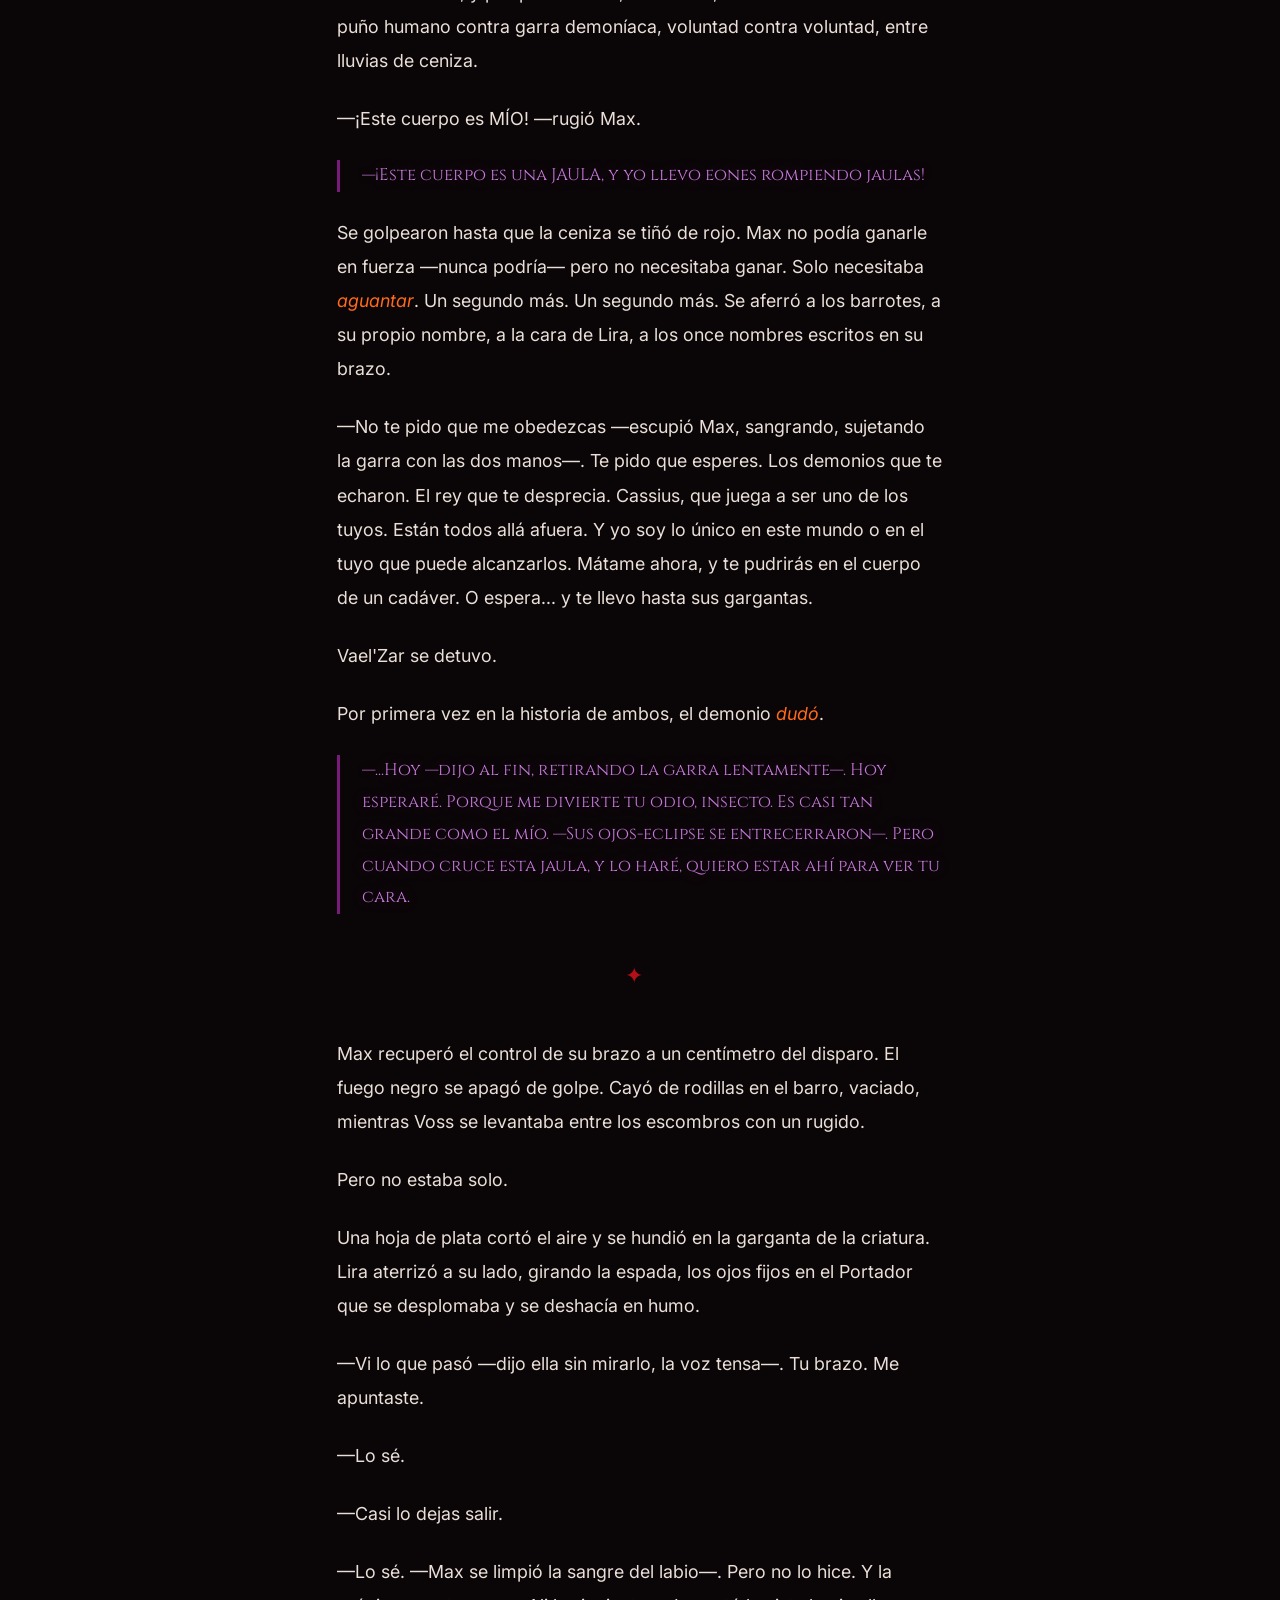
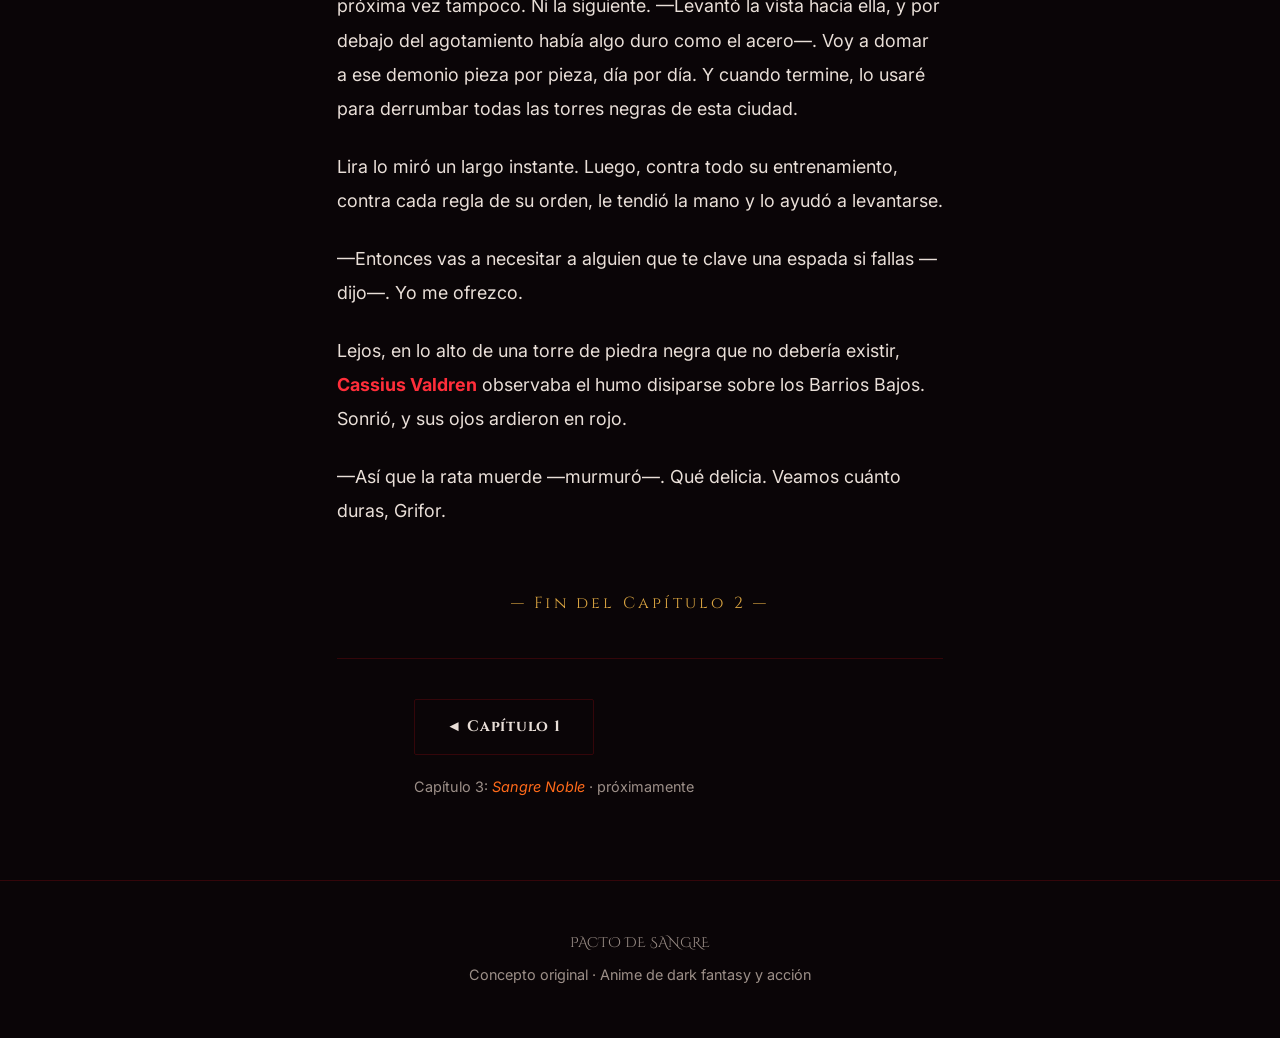
<file: capitulo-2.html>
<!DOCTYPE html>
<html lang="es">
<head>
  <meta charset="UTF-8" />
  <meta name="viewport" content="width=device-width, initial-scale=1.0" />
  <title>Capítulo 2 — PACTO DE SANGRE</title>
  <link rel="preconnect" href="https://fonts.googleapis.com" />
  <link rel="preconnect" href="https://fonts.gstatic.com" crossorigin />
  <link href="https://fonts.googleapis.com/css2?family=Cinzel:wght@500;700;900&family=Inter:wght@300;400;600;800&family=Cinzel+Decorative:wght@700;900&display=swap" rel="stylesheet" />
  <link rel="stylesheet" href="styles.css" />
  <link rel="stylesheet" href="chapter.css" />
</head>
<body>
  <div class="embers" id="embers" aria-hidden="true"></div>

  <header class="nav scrolled" id="nav">
    <a href="index.html" class="brand">PACTO<span>DE</span>SANGRE</a>
    <nav class="nav-links">
      <a href="index.html#personajes">Personajes</a>
      <a href="index.html#poder">Poder</a>
      <a href="capitulo-1.html">Cap. 1</a>
      <a href="index.html" class="nav-cta">◄ Inicio</a>
    </nav>
    <button class="nav-toggle" id="navToggle" aria-label="Menú">☰</button>
  </header>

  <article class="reader">
    <div class="reader-head">
      <span class="eyebrow">Capítulo Dos</span>
      <h1>La Guerra Interior</h1>
      <p class="reader-sub">Dos voluntades. Un solo cuerpo. Solo uno puede mandar.</p>
    </div>

    <div class="reader-body">
      <p class="dropcap">Max despertó gritando. No en la torre negra, ni en la lluvia, sino en un lugar que no existía: un páramo de ceniza gris que se extendía hasta un horizonte sin sol. El suelo crujía como huesos. Y frente a él, sentado en un trono hecho de espadas rotas, esperaba <strong>Vael'Zar</strong>.</p>

      <p class="demon-speak">—Bienvenido a tu propia mente, insecto. Aquí no hay leyes que te protejan. Aquí solo estamos tú... y yo.</p>

      <p>Max se levantó despacio. Se miró las manos: en este lugar seguían temblando, pero podía cerrarlas en puños. Entendió, con un frío en la nuca, lo que era este sitio. Cada vez que durmiera. Cada vez que bajara la guardia. Volvería aquí. Y aquí, el demonio era rey.</p>

      <p>—Un trono bonito —dijo Max—. Lástima que sea prestado. Estás en <em>mi</em> cabeza.</p>

      <p>Vael'Zar se movió tan rápido que el páramo entero pareció doblarse. Una garra de fuego negro cruzó el aire hacia el cuello de Max—</p>

      <p>—y se detuvo. A un centímetro de la piel. Temblando. Como si una cadena invisible la sujetara.</p>

      <p class="demon-speak">—...La jaula. —La voz del demonio era pura furia contenida—. Incluso aquí, tu maldito pacto me ata. ¿Cuánto crees que aguantará, humano? Los barrotes que forjaste con palabras se oxidan. Y yo tengo siglos de paciencia.</p>

      <p>—Entonces tendrás que esperar sentado —Max dio media vuelta—. Porque ahora mismo, te guste o no, compartimos enemigo.</p>

      <div class="scene-break">✦</div>

      <p>Despertó por segunda vez. Esta vez de verdad.</p>

      <p>Un techo de madera podrida. El olor a hierbas quemadas. Y el rostro arrugado del <strong>Viejo Grael</strong> inclinado sobre él, presionando un paño húmedo contra la marca del pacto que le subía por el brazo como una raíz de brasa.</p>

      <p>—Sigues vivo —gruñó el viejo—. Estúpido. Afortunado. Ambos, probablemente. —Le clavó un dedo en el pecho—. Tienes a un señor del inframundo dentro de ti, muchacho. Y no uno cualquiera. Vael'Zar. Yo cargué con uno mucho más débil durante diez años, y mira. —Se abrió la camisa: su torso era un mapa de cicatrices que aún brillaban tenuemente en rojo—. Casi me devoró desde dentro.</p>

      <p>Lira estaba apoyada contra la pared, brazos cruzados, la hoja de plata siempre a mano.</p>

      <p>—Deberíamos matarlo mientras el demonio está débil —dijo ella, sin rodeos—. Es lo que dicta la orden. Un portador es un portador.</p>

      <p>—No soy un portador —respondió Max, incorporándose entre muecas de dolor—. Un portador entrega el control. Yo lo tomé. Hay una diferencia, y es toda la diferencia.</p>

      <p>Grael lo miró largo rato. Algo en sus ojos viejos se ablandó apenas.</p>

      <p>—Puede que sí —murmuró—. Nunca vi a nadie invertir un pacto. Nadie. Ni en los libros. —Se levantó con un crujido de rodillas—. Pero óyeme bien: ese poder quiere una cosa, y es <em>salir</em>. Cada vez que lo uses, abrirás la puerta un poco más. Úsalo poco, y serás débil. Úsalo mucho... y dejarás de ser tú.</p>

      <div class="scene-break">✦</div>

      <p>No tuvieron que buscar la primera prueba. Los llegó a buscar a ellos.</p>

      <p>Al amanecer, las campanas de Ferro doblaron de nuevo, pero esta vez sin parar. La gente corría por los callejones inundados. Y desde el corazón de los Barrios Bajos se alzaba una columna de humo negro.</p>

      <p>Un <strong>Portador</strong>. Uno de verdad, completamente corrompido. Había sido un prestamista gordo y cruel llamado Voss; ahora era una cosa hinchada de músculo y sombra, con la mandíbula partida en cuatro y ojos como carbones. Aplastaba chabolas buscando algo. Buscando a <em>alguien</em>.</p>

      <p>—Grifooor —gorgoteó la cosa—. El amo Cassius paga bien por tu cabeza, rata.</p>

      <p>Así que Cassius ya sabía. Bien. Max prefería a los enemigos impacientes.</p>

      <p>—Lira —dijo en voz baja—, saca a la gente. Yo lo entretengo.</p>

      <p>—¿Con qué? ¡Apenas te tienes en pie!</p>

      <p>Max levantó el brazo marcado. La brasa bajo su piel empezó a brillar.</p>

      <p>—Con lo que robé.</p>

      <div class="scene-break">✦</div>

      <p>El fuego negro le trepó por el brazo y le envolvió el puño. <strong>Segunda etapa. Ceniza.</strong> Y al instante, la voz llegó, dulce y venenosa, susurrando en el fondo de su cráneo:</p>

      <p class="demon-speak">—Ahí está. ¿Lo sientes? Déjame conducir, insecto. Yo puedo matar a esa cosa en un parpadeo. Solo... suelta las riendas. Un momento. Nada más.</p>

      <p>—Cállate y presta el fuego —gruñó Max entre dientes.</p>

      <p>Cargó. El Portador lanzó un puño del tamaño de un barril; Max se deslizó bajo él —más rápido de lo que un humano debería moverse— y estampó su puño en llamas negras contra el costado de la criatura. El impacto sonó como un trueno. Voss salió despedido contra un muro de piedra, que se derrumbó sobre él.</p>

      <p>Por un segundo, Max se sintió invencible.</p>

      <p>Ese fue el problema.</p>

      <p>Porque el poder sabía bien. Demasiado bien. Y cuando quiso invocar más —solo un poco más— sintió que los barrotes de la jaula, allá dentro, cedían con un crujido. El páramo gris parpadeó ante sus ojos. La sonrisa de Vael'Zar se sobreimprimió sobre el mundo real.</p>

      <p class="demon-speak big">—AHÍ. ESA PUERTA. GRACIAS POR ABRIRLA.</p>

      <p>El brazo de Max se movió solo. Se giró —contra su voluntad— hacia Lira, que corría sacando a una niña de una chabola. El fuego negro se acumuló en su palma, apuntándola. <em>No era él quien apuntaba.</em></p>

      <p>—No —jadeó Max—. No, no, no—</p>

      <div class="scene-break">✦</div>

      <p>Y de vuelta al páramo, en el pestañeo de un segundo que duró una eternidad.</p>

      <p>Vael'Zar tenía una garra sobre los barrotes doblados, sonriendo. Max se lanzó contra él, y por primera vez, ahí dentro, chocaron de verdad: puño humano contra garra demoníaca, voluntad contra voluntad, entre lluvias de ceniza.</p>

      <p>—¡Este cuerpo es MÍO! —rugió Max.</p>

      <p class="demon-speak">—¡Este cuerpo es una JAULA, y yo llevo eones rompiendo jaulas!</p>

      <p>Se golpearon hasta que la ceniza se tiñó de rojo. Max no podía ganarle en fuerza —nunca podría— pero no necesitaba ganar. Solo necesitaba <em>aguantar</em>. Un segundo más. Un segundo más. Se aferró a los barrotes, a su propio nombre, a la cara de Lira, a los once nombres escritos en su brazo.</p>

      <p>—No te pido que me obedezcas —escupió Max, sangrando, sujetando la garra con las dos manos—. Te pido que esperes. Los demonios que te echaron. El rey que te desprecia. Cassius, que juega a ser uno de los tuyos. Están todos allá afuera. Y yo soy lo único en este mundo o en el tuyo que puede alcanzarlos. Mátame ahora, y te pudrirás en el cuerpo de un cadáver. O espera... y te llevo hasta sus gargantas.</p>

      <p>Vael'Zar se detuvo.</p>

      <p>Por primera vez en la historia de ambos, el demonio <em>dudó</em>.</p>

      <p class="demon-speak">—...Hoy —dijo al fin, retirando la garra lentamente—. Hoy esperaré. Porque me divierte tu odio, insecto. Es casi tan grande como el mío. —Sus ojos-eclipse se entrecerraron—. Pero cuando cruce esta jaula, y lo haré, quiero estar ahí para ver tu cara.</p>

      <div class="scene-break">✦</div>

      <p>Max recuperó el control de su brazo a un centímetro del disparo. El fuego negro se apagó de golpe. Cayó de rodillas en el barro, vaciado, mientras Voss se levantaba entre los escombros con un rugido.</p>

      <p>Pero no estaba solo.</p>

      <p>Una hoja de plata cortó el aire y se hundió en la garganta de la criatura. Lira aterrizó a su lado, girando la espada, los ojos fijos en el Portador que se desplomaba y se deshacía en humo.</p>

      <p>—Vi lo que pasó —dijo ella sin mirarlo, la voz tensa—. Tu brazo. Me apuntaste.</p>

      <p>—Lo sé.</p>

      <p>—Casi lo dejas salir.</p>

      <p>—Lo sé. —Max se limpió la sangre del labio—. Pero no lo hice. Y la próxima vez tampoco. Ni la siguiente. —Levantó la vista hacia ella, y por debajo del agotamiento había algo duro como el acero—. Voy a domar a ese demonio pieza por pieza, día por día. Y cuando termine, lo usaré para derrumbar todas las torres negras de esta ciudad.</p>

      <p>Lira lo miró un largo instante. Luego, contra todo su entrenamiento, contra cada regla de su orden, le tendió la mano y lo ayudó a levantarse.</p>

      <p>—Entonces vas a necesitar a alguien que te clave una espada si fallas —dijo—. Yo me ofrezco.</p>

      <p>Lejos, en lo alto de una torre de piedra negra que no debería existir, <strong>Cassius Valdren</strong> observaba el humo disiparse sobre los Barrios Bajos. Sonrió, y sus ojos ardieron en rojo.</p>

      <p>—Así que la rata muerde —murmuró—. Qué delicia. Veamos cuánto duras, Grifor.</p>

      <div class="chapter-end">— Fin del Capítulo 2 —</div>
    </div>

    <div class="reader-foot">
      <a href="capitulo-1.html" class="btn btn-ghost">◄ Capítulo 1</a>
      <span class="reader-next">Capítulo 3: <em>Sangre Noble</em> · próximamente</span>
    </div>
  </article>

  <footer class="footer">
    <p class="footer-logo">PACTO DE SANGRE</p>
    <p>Concepto original · Anime de dark fantasy y acción</p>
  </footer>

  <script src="script.js"></script>
</body>
</html>
</file>
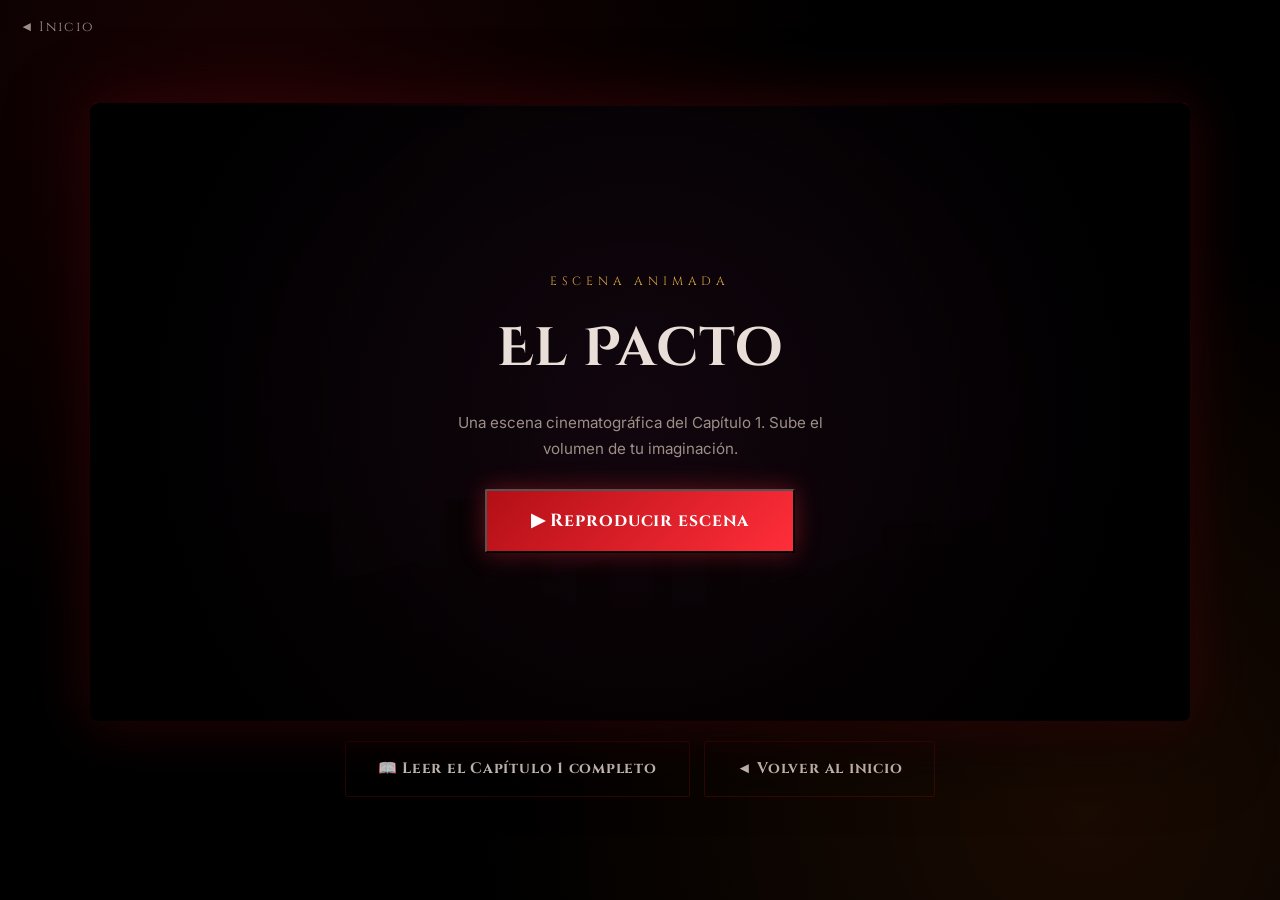
<file: escena.html>
<!DOCTYPE html>
<html lang="es">
<head>
  <meta charset="UTF-8" />
  <meta name="viewport" content="width=device-width, initial-scale=1.0" />
  <title>Escena Animada — PACTO DE SANGRE</title>
  <link rel="preconnect" href="https://fonts.googleapis.com" />
  <link rel="preconnect" href="https://fonts.gstatic.com" crossorigin />
  <link href="https://fonts.googleapis.com/css2?family=Cinzel:wght@500;700;900&family=Inter:wght@300;400;600;800&family=Cinzel+Decorative:wght@700;900&display=swap" rel="stylesheet" />
  <link rel="stylesheet" href="styles.css" />
  <link rel="stylesheet" href="escena.css" />
</head>
<body class="escena-body">

  <a href="index.html" class="back-mini">◄ Inicio</a>

  <!-- CINE -->
  <div class="cinema" id="cinema">
    <!-- Efectos de partículas (lluvia, fuego, brasas) -->
    <canvas id="fx"></canvas>

    <!-- ESCENARIO -->
    <div class="stage" id="stage">
      <!-- Fondos -->
      <div class="sky"></div>
      <div class="skyline"></div>
      <div class="tower-interior"></div>

      <!-- Sello de invocación -->
      <div class="seal" id="seal">
        <div class="seal-ring r1"></div>
        <div class="seal-ring r2"></div>
        <div class="seal-ring r3"></div>
        <div class="seal-glyph"></div>
        <div class="seal-fire"></div>
      </div>

      <!-- VAEL'ZAR (demonio) -->
      <div class="char-demon" id="demon">
        <svg viewBox="0 0 300 340" xmlns="http://www.w3.org/2000/svg">
          <!-- Cuerpo -->
          <path class="d-body" d="M150 340 C60 340 70 200 90 150 C60 120 55 70 80 40 C95 80 120 95 120 95 C110 60 120 25 150 10 C180 25 190 60 180 95 C180 95 205 80 220 40 C245 70 240 120 210 150 C230 200 240 340 150 340 Z"/>
          <!-- Cuernos -->
          <path class="d-horn" d="M118 60 C90 30 70 -5 55 -30 C95 0 120 25 128 55 Z"/>
          <path class="d-horn" d="M182 60 C210 30 230 -5 245 -30 C205 0 180 25 172 55 Z"/>
          <!-- Ojos -->
          <ellipse class="d-eye" cx="128" cy="80" rx="11" ry="7"/>
          <ellipse class="d-eye" cx="172" cy="80" rx="11" ry="7"/>
        </svg>
      </div>

      <!-- MAX (humano) -->
      <div class="char-max" id="max">
        <svg viewBox="0 0 120 260" xmlns="http://www.w3.org/2000/svg">
          <!-- Capa -->
          <path class="m-cloak" d="M60 70 C90 75 100 120 96 260 L24 260 C20 120 30 75 60 70 Z"/>
          <!-- Cabeza -->
          <circle class="m-head" cx="60" cy="46" r="26"/>
          <!-- Bufanda roja -->
          <path class="m-scarf" d="M40 66 C50 78 70 78 80 66 L86 84 C70 96 50 96 34 84 Z"/>
          <!-- Mechón -->
          <path class="m-hair" d="M36 40 C40 18 80 18 84 40 C74 30 46 30 36 40 Z"/>
        </svg>
      </div>

      <!-- LIRA (silueta al fondo) -->
      <div class="char-lira" id="lira">
        <svg viewBox="0 0 90 230" xmlns="http://www.w3.org/2000/svg">
          <path class="l-body" d="M45 60 C68 64 74 110 70 230 L20 230 C16 110 22 64 45 60 Z"/>
          <circle class="l-head" cx="45" cy="40" r="20"/>
          <rect class="l-blade" x="76" y="70" width="5" height="150" rx="2"/>
        </svg>
      </div>

      <!-- Destello del pacto -->
      <div class="flash" id="flash"></div>
    </div>

    <!-- Barras cinematográficas -->
    <div class="letterbox top"></div>
    <div class="letterbox bottom"></div>

    <!-- Subtítulo estilo anime -->
    <div class="subtitle" id="subtitle">
      <span class="speaker" id="speaker"></span>
      <p class="line" id="line"></p>
    </div>

    <!-- Cartel de título final -->
    <div class="title-card" id="titleCard">
      <p class="tc-kicker">CAPÍTULO 1</p>
      <h1 class="tc-title">PACTO<br><span>DE SANGRE</span></h1>
      <p class="tc-sub">El Pacto del Huérfano</p>
    </div>

    <!-- Overlay de inicio -->
    <div class="start-overlay" id="startOverlay">
      <div class="start-inner">
        <p class="start-kicker">ESCENA ANIMADA</p>
        <h2>El Pacto</h2>
        <p class="start-desc">Una escena cinematográfica del Capítulo 1. Sube el volumen de tu imaginación.</p>
        <button class="btn btn-primary btn-lg" id="playBtn">▶ Reproducir escena</button>
      </div>
    </div>

    <!-- Controles -->
    <div class="controls" id="controls">
      <button id="replayBtn" title="Repetir">↺ Repetir</button>
      <button id="skipBtn" title="Saltar">Saltar ▸</button>
    </div>
  </div>

  <div class="escena-foot">
    <a href="capitulo-1.html" class="btn btn-ghost">📖 Leer el Capítulo 1 completo</a>
    <a href="index.html" class="btn btn-ghost">◄ Volver al inicio</a>
  </div>

  <script src="escena.js"></script>
</body>
</html>
</file>
<file: styles.css>
/* ===== RESET & BASE ===== */
* { margin: 0; padding: 0; box-sizing: border-box; }

:root {
  --bg: #0a0507;
  --bg-alt: #100809;
  --blood: #b30f16;
  --blood-bright: #ff2e3a;
  --ember: #ff6a1a;
  --gold: #d9a441;
  --ash: #7a6f6a;
  --text: #e9dfd8;
  --text-dim: #9c8f88;
  --border: rgba(179, 15, 22, 0.25);
}

html { scroll-behavior: smooth; }

body {
  background: var(--bg);
  color: var(--text);
  font-family: 'Inter', sans-serif;
  line-height: 1.7;
  overflow-x: hidden;
  position: relative;
}

body::before {
  content: '';
  position: fixed;
  inset: 0;
  background:
    radial-gradient(circle at 20% 10%, rgba(179,15,22,0.14), transparent 45%),
    radial-gradient(circle at 85% 90%, rgba(255,106,26,0.10), transparent 45%);
  pointer-events: none;
  z-index: 0;
}

h1, h2, h3, h4 { font-family: 'Cinzel', serif; letter-spacing: 0.02em; }

a { color: inherit; text-decoration: none; }

/* ===== EMBERS ===== */
.embers { position: fixed; inset: 0; pointer-events: none; z-index: 1; overflow: hidden; }
.ember {
  position: absolute;
  bottom: -10px;
  width: 3px; height: 3px;
  background: var(--ember);
  border-radius: 50%;
  box-shadow: 0 0 8px 2px rgba(255,106,26,0.7);
  animation: rise linear infinite;
  opacity: 0;
}
@keyframes rise {
  0% { transform: translateY(0) translateX(0); opacity: 0; }
  10% { opacity: 0.9; }
  90% { opacity: 0.7; }
  100% { transform: translateY(-100vh) translateX(40px); opacity: 0; }
}

/* ===== NAV ===== */
.nav {
  position: fixed; top: 0; left: 0; right: 0;
  display: flex; align-items: center; justify-content: space-between;
  padding: 18px 6vw;
  z-index: 100;
  transition: background 0.4s, padding 0.4s, border-color 0.4s;
  border-bottom: 1px solid transparent;
}
.nav.scrolled {
  background: rgba(10,5,7,0.85);
  backdrop-filter: blur(12px);
  padding: 12px 6vw;
  border-bottom: 1px solid var(--border);
}
.brand {
  font-family: 'Cinzel Decorative', serif;
  font-weight: 900;
  font-size: 1.25rem;
  color: var(--text);
  letter-spacing: 0.05em;
}
.brand span { color: var(--blood-bright); margin: 0 4px; font-size: 0.8em; }
.nav-links { display: flex; gap: 28px; align-items: center; }
.nav-links a { font-size: 0.9rem; color: var(--text-dim); transition: color 0.25s; position: relative; }
.nav-links a:hover { color: var(--text); }
.nav-links a:not(.nav-cta)::after {
  content: ''; position: absolute; bottom: -6px; left: 0; width: 0; height: 2px;
  background: var(--blood-bright); transition: width 0.3s;
}
.nav-links a:not(.nav-cta):hover::after { width: 100%; }
.nav-cta {
  padding: 8px 18px;
  border: 1px solid var(--blood);
  border-radius: 2px;
  color: var(--text) !important;
  background: rgba(179,15,22,0.12);
  transition: background 0.3s, box-shadow 0.3s;
}
.nav-cta:hover { background: var(--blood); box-shadow: 0 0 18px rgba(255,46,58,0.5); }
.nav-toggle { display: none; background: none; border: none; color: var(--text); font-size: 1.5rem; cursor: pointer; }

/* ===== HERO ===== */
.hero {
  position: relative;
  min-height: 100vh;
  display: flex; align-items: center; justify-content: center;
  text-align: center;
  padding: 100px 6vw 60px;
  z-index: 2;
  overflow: hidden;
}
.hero-glow {
  position: absolute; top: 50%; left: 50%;
  width: 900px; height: 900px; max-width: 120vw;
  transform: translate(-50%, -50%);
  background: radial-gradient(circle, rgba(179,15,22,0.28), transparent 60%);
  filter: blur(40px);
  animation: pulse 6s ease-in-out infinite;
}
@keyframes pulse { 0%,100% { opacity: 0.6; transform: translate(-50%,-50%) scale(1); } 50% { opacity: 1; transform: translate(-50%,-50%) scale(1.08); } }
.hero-content { position: relative; z-index: 3; max-width: 900px; }
.hero-kicker {
  font-size: 0.8rem; letter-spacing: 0.4em; color: var(--gold);
  margin-bottom: 22px; text-transform: uppercase;
}
.hero-title {
  font-family: 'Cinzel Decorative', serif;
  font-weight: 900;
  font-size: clamp(3rem, 12vw, 8rem);
  line-height: 0.95;
  text-shadow: 0 0 40px rgba(179,15,22,0.4);
  margin-bottom: 28px;
}
.hero-title .blood {
  color: var(--blood-bright);
  text-shadow: 0 0 30px rgba(255,46,58,0.7), 0 0 60px rgba(179,15,22,0.5);
}
.hero-tagline {
  font-size: clamp(1rem, 2.2vw, 1.35rem);
  color: var(--text-dim);
  font-weight: 300;
  max-width: 620px;
  margin: 0 auto 40px;
}
.hero-actions { display: flex; gap: 18px; justify-content: center; flex-wrap: wrap; }

/* ===== BUTTONS ===== */
.btn {
  display: inline-block;
  padding: 14px 32px;
  font-family: 'Cinzel', serif;
  font-weight: 700;
  font-size: 0.95rem;
  letter-spacing: 0.05em;
  border-radius: 2px;
  cursor: pointer;
  transition: transform 0.25s, box-shadow 0.3s, background 0.3s;
}
.btn-primary {
  background: linear-gradient(135deg, var(--blood), var(--blood-bright));
  color: #fff;
  box-shadow: 0 0 24px rgba(255,46,58,0.35);
}
.btn-primary:hover { transform: translateY(-3px); box-shadow: 0 0 36px rgba(255,46,58,0.7); }
.btn-ghost { border: 1px solid var(--border); color: var(--text); }
.btn-ghost:hover { border-color: var(--blood-bright); background: rgba(179,15,22,0.1); transform: translateY(-3px); }
.btn-lg { padding: 18px 44px; font-size: 1.1rem; }

/* ===== HERO SIGIL ===== */
.hero-sigil {
  position: absolute; top: 50%; left: 50%;
  transform: translate(-50%,-50%);
  width: 480px; height: 480px; max-width: 90vw;
  z-index: -1; opacity: 0.35;
}
.sigil-ring {
  position: absolute; inset: 0;
  border: 2px solid rgba(179,15,22,0.4);
  border-radius: 50%;
  border-top-color: var(--blood-bright);
  border-bottom-color: transparent;
  animation: spin 18s linear infinite;
}
.sigil-ring.ring2 { inset: 60px; border-top-color: transparent; border-left-color: var(--gold); animation: spin 12s linear infinite reverse; }
.sigil-core {
  position: absolute; top: 50%; left: 50%; transform: translate(-50%,-50%);
  width: 60px; height: 60px; border-radius: 50%;
  background: radial-gradient(circle, var(--blood-bright), transparent 70%);
  animation: pulse 4s ease-in-out infinite;
}
@keyframes spin { to { transform: rotate(360deg); } }

.scroll-hint {
  position: absolute; bottom: 30px; left: 50%; transform: translateX(-50%);
  font-size: 0.7rem; letter-spacing: 0.3em; color: var(--text-dim);
  display: flex; flex-direction: column; align-items: center; gap: 6px;
}
.scroll-hint span { animation: bob 1.8s ease-in-out infinite; font-size: 1rem; }
@keyframes bob { 0%,100% { transform: translateY(0); } 50% { transform: translateY(6px); } }

/* ===== SECTIONS ===== */
.section { position: relative; z-index: 2; padding: 110px 6vw; max-width: 1200px; margin: 0 auto; }
.section.alt { background: var(--bg-alt); max-width: 100%; }
.section.alt > * { max-width: 1200px; margin-left: auto; margin-right: auto; }
.section-head { text-align: center; margin-bottom: 60px; }
.eyebrow {
  display: inline-block; font-size: 0.75rem; letter-spacing: 0.35em;
  color: var(--gold); text-transform: uppercase; margin-bottom: 14px;
}
.section-head h2 {
  font-size: clamp(2rem, 5vw, 3.4rem);
  position: relative; display: inline-block;
}
.section-head h2::after {
  content: ''; display: block; width: 60px; height: 3px;
  background: linear-gradient(90deg, transparent, var(--blood-bright), transparent);
  margin: 18px auto 0;
}

/* ===== SYNOPSIS ===== */
.synopsis { max-width: 780px; margin: 0 auto; font-size: 1.08rem; }
.synopsis p { margin-bottom: 22px; color: var(--text-dim); }
.synopsis strong { color: var(--text); }
.synopsis em { color: var(--ember); font-style: normal; }

/* ===== CARDS ===== */
.cards { display: grid; grid-template-columns: repeat(auto-fit, minmax(230px, 1fr)); gap: 24px; }
.card {
  background: rgba(20,10,12,0.6);
  border: 1px solid var(--border);
  border-radius: 4px;
  padding: 32px 26px;
  transition: transform 0.35s, border-color 0.35s, box-shadow 0.35s;
}
.card:hover { transform: translateY(-6px); border-color: var(--blood); box-shadow: 0 12px 40px rgba(179,15,22,0.2); }
.card-icon { font-size: 2rem; margin-bottom: 16px; }
.card h3 { font-size: 1.25rem; margin-bottom: 12px; color: var(--text); }
.card p { color: var(--text-dim); font-size: 0.95rem; }

/* ===== CHARACTERS ===== */
.chars { display: grid; grid-template-columns: repeat(auto-fit, minmax(300px, 1fr)); gap: 28px; }
.char {
  background: linear-gradient(160deg, rgba(24,12,14,0.9), rgba(12,6,8,0.9));
  border: 1px solid var(--border);
  border-radius: 6px;
  overflow: hidden;
  transition: transform 0.4s, box-shadow 0.4s, border-color 0.4s;
}
.char:hover { transform: translateY(-8px); border-color: var(--blood-bright); box-shadow: 0 16px 50px rgba(0,0,0,0.6); }
.char-portrait {
  position: relative;
  height: 200px;
  display: flex; align-items: center; justify-content: center;
  background: radial-gradient(circle at 50% 40%, rgba(179,15,22,0.35), #150a0c 70%);
  overflow: hidden;
}
.char-portrait::before {
  content: attr(data-initial);
  font-family: 'Cinzel Decorative', serif;
  font-size: 6rem; font-weight: 900;
  color: rgba(255,255,255,0.08);
  text-shadow: 0 0 30px rgba(179,15,22,0.6);
}
.char-portrait.demon { background: radial-gradient(circle at 50% 40%, rgba(90,10,90,0.4), #0d0510 70%); }
.char-portrait.noble { background: radial-gradient(circle at 50% 40%, rgba(217,164,65,0.3), #12100a 70%); }
.char-portrait.ally { background: radial-gradient(circle at 50% 40%, rgba(70,130,180,0.3), #08101a 70%); }
.char-portrait.sena { background: radial-gradient(circle at 50% 40%, rgba(232,168,124,0.35), #1a1109 70%); }
.char-portrait.mentor { background: radial-gradient(circle at 50% 40%, rgba(120,111,106,0.3), #0e0c0b 70%); }
.char-portrait.king { background: radial-gradient(circle at 50% 40%, rgba(20,20,20,0.6), #000 70%); }
.char-tag {
  position: absolute; top: 14px; left: 14px;
  font-family: 'Cinzel', serif; font-size: 0.65rem; letter-spacing: 0.15em;
  padding: 5px 12px; border-radius: 2px;
  background: var(--blood); color: #fff;
}
.tag-demon { background: #7a1a7a; }
.tag-noble { background: var(--gold); color: #1a1206; }
.tag-ally { background: #3a6ea5; }
.tag-sena { background: #e0925a; color: #1a1206; }
.tag-mentor { background: #5a534e; }
.tag-king { background: #1a1a1a; border: 1px solid var(--blood); }
.char-body { padding: 24px 26px 28px; }
.char-body h3 { font-size: 1.5rem; margin-bottom: 4px; }
.char-role { color: var(--ember); font-size: 0.85rem; letter-spacing: 0.05em; margin-bottom: 16px; font-weight: 600; }
.char-body p { color: var(--text-dim); font-size: 0.92rem; margin-bottom: 16px; }
.char-traits { list-style: none; display: flex; flex-wrap: wrap; gap: 8px; }
.char-traits li {
  font-size: 0.75rem; padding: 5px 12px;
  border: 1px solid var(--border); border-radius: 20px;
  color: var(--text); background: rgba(179,15,22,0.08);
}

/* ===== POWER ===== */
.power { max-width: 900px; margin: 0 auto; }
.power-intro { text-align: center; font-size: 1.08rem; color: var(--text-dim); margin-bottom: 50px; }
.power-intro strong { color: var(--blood-bright); }
.power-bar { margin-bottom: 60px; }
.power-bar-label { display: flex; justify-content: space-between; font-family: 'Cinzel', serif; font-size: 0.8rem; margin-bottom: 12px; }
.power-bar-label span:first-child { color: var(--text); }
.power-bar-label span:last-child { color: var(--blood-bright); }
.power-track {
  position: relative; height: 26px; border-radius: 14px;
  background: linear-gradient(90deg, #2a1416, #4a0a0e);
  border: 1px solid var(--border); overflow: hidden; cursor: crosshair;
}
.power-fill {
  height: 100%; width: 20%;
  background: linear-gradient(90deg, var(--gold), var(--ember), var(--blood-bright));
  box-shadow: 0 0 20px rgba(255,46,58,0.6);
  transition: width 0.15s ease-out;
}
.power-marker {
  position: absolute; top: 50%; right: 14px; transform: translateY(-50%);
  font-family: 'Cinzel', serif; font-size: 0.7rem; letter-spacing: 0.2em;
  color: rgba(255,255,255,0.5);
}
.power-note { text-align: center; font-size: 0.82rem; color: var(--ash); margin-top: 12px; font-style: italic; }

.stages { display: grid; grid-template-columns: repeat(auto-fit, minmax(180px, 1fr)); gap: 18px; }
.stage {
  padding: 26px 22px;
  background: rgba(20,10,12,0.6);
  border: 1px solid var(--border);
  border-radius: 4px;
  border-top: 3px solid var(--blood);
  transition: transform 0.3s, box-shadow 0.3s;
}
.stage:hover { transform: translateY(-5px); box-shadow: 0 10px 30px rgba(179,15,22,0.2); }
.stage-num { font-family: 'Cinzel Decorative', serif; font-size: 1.6rem; color: var(--blood-bright); display: block; margin-bottom: 8px; }
.stage h4 { font-size: 1.15rem; margin-bottom: 8px; }
.stage p { font-size: 0.88rem; color: var(--text-dim); }

/* ===== TIMELINE ===== */
.timeline { max-width: 760px; margin: 0 auto; position: relative; padding-left: 40px; }
.timeline::before {
  content: ''; position: absolute; left: 8px; top: 8px; bottom: 8px; width: 2px;
  background: linear-gradient(180deg, var(--blood-bright), rgba(179,15,22,0.1));
}
.tl-item { position: relative; margin-bottom: 44px; }
.tl-dot {
  position: absolute; left: -40px; top: 4px;
  width: 18px; height: 18px; border-radius: 50%;
  background: var(--blood-bright);
  box-shadow: 0 0 16px rgba(255,46,58,0.8);
  border: 3px solid var(--bg);
}
.tl-arc { font-family: 'Cinzel', serif; font-size: 0.72rem; letter-spacing: 0.2em; color: var(--gold); }
.tl-content h3 { font-size: 1.4rem; margin: 6px 0 10px; }
.tl-content p { color: var(--text-dim); font-size: 0.95rem; }

/* ===== CTA FINAL ===== */
.cta-final {
  position: relative; z-index: 2;
  text-align: center; padding: 120px 6vw;
  background:
    linear-gradient(180deg, transparent, rgba(179,15,22,0.12), transparent),
    var(--bg-alt);
}
.cta-inner h2 { font-size: clamp(1.8rem, 5vw, 3rem); margin-bottom: 14px; }
.cta-inner p { color: var(--text-dim); margin-bottom: 34px; font-size: 1.1rem; }

/* ===== FOOTER ===== */
.footer { position: relative; z-index: 2; text-align: center; padding: 50px 6vw; border-top: 1px solid var(--border); }
.footer-logo { font-family: 'Cinzel Decorative', serif; font-size: 1.3rem; color: var(--text); margin-bottom: 8px; }
.footer p { color: var(--text-dim); font-size: 0.9rem; }
.footer-small { color: var(--ash) !important; font-size: 0.78rem !important; margin-top: 12px; }

/* ===== REVEAL ANIMATION ===== */
.reveal { opacity: 0; transform: translateY(40px); transition: opacity 0.8s ease, transform 0.8s ease; }
.reveal.visible { opacity: 1; transform: translateY(0); }

/* ===== RESPONSIVE ===== */
@media (max-width: 820px) {
  .nav-links {
    position: fixed; top: 0; right: -100%;
    flex-direction: column; align-items: flex-start;
    background: rgba(10,5,7,0.98); backdrop-filter: blur(14px);
    height: 100vh; width: 70%; max-width: 300px;
    padding: 100px 40px; gap: 28px;
    transition: right 0.4s; border-left: 1px solid var(--border);
  }
  .nav-links.open { right: 0; }
  .nav-toggle { display: block; z-index: 101; }
}
</file>
<file: chapter.css>
/* ===== READER (Capítulo) ===== */
.reader {
  position: relative;
  z-index: 2;
  max-width: 760px;
  margin: 0 auto;
  padding: 140px 6vw 80px;
}
.reader-head { text-align: center; margin-bottom: 60px; }
.reader-head h1 {
  font-family: 'Cinzel Decorative', serif;
  font-size: clamp(2rem, 6vw, 3.4rem);
  margin: 14px 0 18px;
  text-shadow: 0 0 30px rgba(179,15,22,0.4);
}
.reader-sub { color: var(--text-dim); font-style: italic; font-size: 1.05rem; }
.reader-head::after {
  content: ''; display: block; width: 80px; height: 3px;
  background: linear-gradient(90deg, transparent, var(--blood-bright), transparent);
  margin: 30px auto 0;
}

.reader-body { font-size: 1.12rem; line-height: 1.9; color: var(--text); }
.reader-body p { margin-bottom: 24px; }
.reader-body em { color: var(--ember); font-style: italic; }
.reader-body strong { color: var(--blood-bright); font-weight: 700; }

.dropcap::first-letter {
  font-family: 'Cinzel Decorative', serif;
  font-size: 4.2rem;
  float: left;
  line-height: 0.8;
  padding: 6px 14px 0 0;
  color: var(--blood-bright);
  text-shadow: 0 0 20px rgba(255,46,58,0.5);
}

.scene-break {
  text-align: center;
  color: var(--blood);
  font-size: 1.4rem;
  margin: 40px 0;
  letter-spacing: 0.5em;
}

.demon-speak {
  font-family: 'Cinzel', serif;
  color: #c77adb !important;
  padding-left: 22px;
  border-left: 3px solid #7a1a7a;
  font-size: 1.05rem;
  text-shadow: 0 0 16px rgba(199,122,219,0.3);
}
.demon-speak.big {
  font-size: 1.5rem;
  font-weight: 700;
  letter-spacing: 0.08em;
  border-left-color: var(--blood-bright);
  color: #ff5ce0 !important;
}

.chapter-end {
  text-align: center;
  font-family: 'Cinzel', serif;
  letter-spacing: 0.2em;
  color: var(--gold);
  margin: 60px 0 20px;
  font-size: 1rem;
}

.reader-foot {
  max-width: 760px;
  margin: 40px auto 0;
  padding: 40px 6vw 0;
  border-top: 1px solid var(--border);
  display: flex;
  align-items: center;
  justify-content: space-between;
  flex-wrap: wrap;
  gap: 20px;
  position: relative;
  z-index: 2;
}
.reader-next { color: var(--text-dim); font-size: 0.9rem; }
.reader-next em { color: var(--ember); }

@media (max-width: 600px) {
  .reader { padding-top: 110px; }
  .reader-body { font-size: 1.05rem; }
}
</file>
<file: escena.css>
/* ===== ESCENA ANIMADA ===== */
.escena-body {
  background: #000;
  min-height: 100vh;
  display: flex;
  flex-direction: column;
  align-items: center;
  justify-content: center;
  padding: 20px;
  gap: 20px;
}

.back-mini {
  position: fixed; top: 16px; left: 20px; z-index: 50;
  font-family: 'Cinzel', serif; font-size: 0.85rem;
  color: var(--text-dim); letter-spacing: 0.1em;
  transition: color 0.25s;
}
.back-mini:hover { color: var(--blood-bright); }

/* CINEMA container */
.cinema {
  position: relative;
  width: min(96vw, 1100px);
  aspect-ratio: 16 / 9;
  background: #05030a;
  border-radius: 8px;
  overflow: hidden;
  box-shadow: 0 0 60px rgba(179,15,22,0.25), 0 20px 80px rgba(0,0,0,0.8);
}

#fx {
  position: absolute; inset: 0;
  width: 100%; height: 100%;
  z-index: 20; pointer-events: none;
}

/* STAGE */
.stage {
  position: absolute; inset: 0;
  transform-origin: center center;
  transition: transform 1.6s cubic-bezier(0.4,0,0.2,1);
  z-index: 5;
}
.stage.shake { animation: shake 0.5s linear; }
@keyframes shake {
  0%,100% { transform: translate(0,0) scale(var(--z,1)); }
  20% { transform: translate(-8px,6px) scale(var(--z,1)); }
  40% { transform: translate(7px,-5px) scale(var(--z,1)); }
  60% { transform: translate(-6px,-4px) scale(var(--z,1)); }
  80% { transform: translate(5px,5px) scale(var(--z,1)); }
}

/* Backgrounds */
.sky {
  position: absolute; inset: 0;
  background: linear-gradient(180deg, #0a0a18 0%, #10091a 50%, #180a12 100%);
  transition: opacity 1.2s;
}
.skyline {
  position: absolute; bottom: 0; left: 0; right: 0; height: 45%;
  background:
    linear-gradient(180deg, transparent, rgba(0,0,0,0.9)),
    repeating-linear-gradient(90deg, #0c0a14 0 40px, #080610 40px 62px, #0e0b16 62px 96px, #060409 96px 130px);
  clip-path: polygon(0 40%, 6% 30%, 6% 55%, 14% 45%, 14% 25%, 22% 25%, 22% 50%, 32% 40%, 32% 20%, 42% 20%, 42% 48%, 52% 35%, 52% 22%, 62% 22%, 62% 50%, 72% 38%, 72% 28%, 82% 28%, 82% 52%, 92% 42%, 92% 30%, 100% 40%, 100% 100%, 0 100%);
  transition: opacity 1.2s;
}
.tower-interior {
  position: absolute; inset: 0;
  background:
    radial-gradient(ellipse at 50% 60%, rgba(90,10,90,0.25), transparent 55%),
    radial-gradient(ellipse at 50% 120%, rgba(179,15,22,0.3), transparent 60%),
    linear-gradient(180deg, #0a0410 0%, #12060f 60%, #1a0710 100%);
  opacity: 0;
  transition: opacity 1.4s;
}
.tower-interior::before,
.tower-interior::after {
  content: ''; position: absolute; top: 0; bottom: 0; width: 22%;
  background: linear-gradient(90deg, rgba(0,0,0,0.85), transparent);
}
.tower-interior::after { right: 0; transform: scaleX(-1); }

/* Estados de escena */
.cinema.indoors .sky,
.cinema.indoors .skyline { opacity: 0; }
.cinema.indoors .tower-interior { opacity: 1; }

/* ===== SELLO DE INVOCACIÓN ===== */
.seal {
  position: absolute; left: 50%; bottom: 6%;
  width: 46%; aspect-ratio: 1;
  transform: translateX(-50%) rotateX(74deg);
  transform-style: preserve-3d;
  opacity: 0;
  transition: opacity 1s;
}
.cinema.seal-on .seal { opacity: 1; }
.seal-ring {
  position: absolute; inset: 0;
  border-radius: 50%;
  border: 2px solid rgba(179,15,22,0.7);
  box-shadow: 0 0 24px rgba(255,46,58,0.6), inset 0 0 24px rgba(255,46,58,0.4);
}
.seal-ring.r1 { animation: spin 14s linear infinite; border-style: dashed; }
.seal-ring.r2 { inset: 12%; border-color: rgba(217,164,65,0.7); animation: spin 10s linear infinite reverse; }
.seal-ring.r3 { inset: 26%; border-color: rgba(199,122,219,0.7); border-style: dotted; animation: spin 7s linear infinite; }
.seal-glyph {
  position: absolute; inset: 34%;
  background:
    conic-gradient(from 0deg, transparent 0 20deg, rgba(255,46,58,0.5) 20deg 24deg, transparent 24deg 60deg, rgba(255,46,58,0.5) 60deg 64deg, transparent 64deg 120deg, rgba(255,46,58,0.5) 120deg 124deg, transparent 124deg 180deg, rgba(255,46,58,0.5) 180deg 184deg, transparent 184deg 240deg, rgba(255,46,58,0.5) 240deg 244deg, transparent 244deg 300deg, rgba(255,46,58,0.5) 300deg 304deg, transparent 304deg 360deg);
  border-radius: 50%;
  animation: spin 20s linear infinite reverse;
}
@keyframes spin { to { transform: rotate(360deg); } }

/* ===== VAEL'ZAR ===== */
.char-demon {
  position: absolute; left: 50%; bottom: 4%;
  width: 40%; max-width: 440px;
  transform: translateX(-50%) translateY(30%) scale(0.6);
  opacity: 0;
  transition: opacity 1.4s, transform 1.8s cubic-bezier(0.34,1.2,0.4,1);
  filter: drop-shadow(0 0 30px rgba(90,10,90,0.7));
  z-index: 4;
}
.char-demon svg { width: 100%; height: auto; overflow: visible; }
.cinema.demon-in .char-demon { opacity: 1; transform: translateX(-50%) translateY(0) scale(1); }
.d-body { fill: #0d0510; stroke: #3a0d3a; stroke-width: 2; }
.d-horn { fill: #12081a; stroke: #4a1550; stroke-width: 1.5; }
.d-eye {
  fill: #ff2e3a;
  filter: drop-shadow(0 0 8px #ff2e3a);
  animation: eyePulse 2.2s ease-in-out infinite;
}
@keyframes eyePulse { 0%,100% { opacity: 0.75; } 50% { opacity: 1; } }
.char-demon.rage .d-eye { fill: #ff5ce0; filter: drop-shadow(0 0 16px #ff5ce0); animation-duration: 0.4s; }
.char-demon.rage { animation: demonRage 0.3s linear infinite; }
@keyframes demonRage { 0%,100% { transform: translateX(-50%) translate(0,0); } 50% { transform: translateX(-50%) translate(4px,-3px); } }

/* ===== MAX ===== */
.char-max {
  position: absolute; left: 30%; bottom: 5%;
  width: 13%; max-width: 150px;
  transform: translateX(-50%);
  opacity: 0;
  transition: opacity 1s, left 1.6s cubic-bezier(0.4,0,0.2,1), transform 0.6s;
  filter: drop-shadow(0 0 12px rgba(255,46,58,0.35));
  z-index: 6;
}
.char-max svg { width: 100%; height: auto; overflow: visible; }
.cinema.max-in .char-max { opacity: 1; }
.m-cloak { fill: #0e0b12; stroke: #2a2030; stroke-width: 1.5; }
.m-head { fill: #1a1418; }
.m-hair { fill: #241018; }
.m-scarf { fill: #b30f16; filter: drop-shadow(0 0 6px rgba(255,46,58,0.6)); }
.char-max.step-fwd { left: 42%; }
.char-max.pact { animation: maxKneel 1s forwards; }
@keyframes maxKneel { to { transform: translateX(-50%) translateY(10%) scale(0.94); } }

/* ===== LIRA ===== */
.char-lira {
  position: absolute; left: 16%; bottom: 6%;
  width: 9%; max-width: 100px;
  opacity: 0;
  transition: opacity 1.2s;
  filter: drop-shadow(0 0 8px rgba(70,130,180,0.4));
  z-index: 3;
}
.char-lira svg { width: 100%; height: auto; }
.cinema.lira-in .char-lira { opacity: 0.9; }
.l-body { fill: #0b0d12; stroke: #24303c; stroke-width: 1.2; }
.l-head { fill: #14181e; }
.l-blade { fill: #8fa8c0; filter: drop-shadow(0 0 6px rgba(143,168,192,0.8)); }

/* ===== FLASH ===== */
.flash {
  position: absolute; inset: 0; z-index: 15;
  background: radial-gradient(circle at 50% 70%, #fff, #ff2e3a 40%, transparent 70%);
  opacity: 0; pointer-events: none;
}
.flash.blast { animation: blast 0.8s ease-out; }
@keyframes blast {
  0% { opacity: 0; transform: scale(0.2); }
  15% { opacity: 1; }
  100% { opacity: 0; transform: scale(1.6); }
}

/* ===== LETTERBOX ===== */
.letterbox {
  position: absolute; left: 0; right: 0; height: 11%;
  background: #000; z-index: 18;
  transition: transform 1s cubic-bezier(0.4,0,0.2,1);
}
.letterbox.top { top: 0; transform: translateY(-100%); }
.letterbox.bottom { bottom: 0; transform: translateY(100%); }
.cinema.playing .letterbox.top { transform: translateY(0); }
.cinema.playing .letterbox.bottom { transform: translateY(0); }

/* ===== SUBTITLE ===== */
.subtitle {
  position: absolute; left: 50%; bottom: 13%;
  transform: translateX(-50%) translateY(20px);
  width: 80%; max-width: 720px;
  text-align: center; z-index: 22;
  opacity: 0; transition: opacity 0.4s, transform 0.4s;
}
.subtitle.show { opacity: 1; transform: translateX(-50%) translateY(0); }
.speaker {
  display: inline-block;
  font-family: 'Cinzel', serif; font-weight: 700;
  font-size: clamp(0.75rem, 1.6vw, 1rem);
  letter-spacing: 0.12em; padding: 3px 14px;
  margin-bottom: 8px; border-radius: 3px;
  background: var(--blood); color: #fff;
}
.speaker.demon-speaker { background: #6a1a7a; }
.speaker.narrator { background: transparent; color: var(--gold); letter-spacing: 0.25em; font-size: 0.8rem; }
.line {
  font-family: 'Inter', sans-serif;
  font-size: clamp(1rem, 2.4vw, 1.5rem);
  color: #fff; line-height: 1.4;
  text-shadow: 0 2px 12px rgba(0,0,0,0.9), 0 0 20px rgba(0,0,0,0.7);
}
.line.demon-line { font-family: 'Cinzel', serif; color: #f0a8ff; text-shadow: 0 0 18px rgba(199,122,219,0.6), 0 2px 8px #000; }
.line.narrator-line { font-style: italic; color: var(--text); }

/* ===== TITLE CARD ===== */
.title-card {
  position: absolute; inset: 0; z-index: 25;
  display: flex; flex-direction: column;
  align-items: center; justify-content: center;
  background: radial-gradient(circle, rgba(20,5,10,0.6), #000 80%);
  opacity: 0; pointer-events: none;
  transition: opacity 1.4s;
}
.title-card.show { opacity: 1; }
.tc-kicker { font-family: 'Cinzel', serif; letter-spacing: 0.4em; color: var(--gold); font-size: 0.8rem; margin-bottom: 14px; }
.tc-title {
  font-family: 'Cinzel Decorative', serif; font-weight: 900;
  font-size: clamp(2.2rem, 8vw, 5rem); line-height: 0.95; text-align: center;
  text-shadow: 0 0 40px rgba(179,15,22,0.5);
}
.tc-title span { color: var(--blood-bright); text-shadow: 0 0 30px rgba(255,46,58,0.8); }
.tc-sub { margin-top: 18px; color: var(--text-dim); font-style: italic; font-size: clamp(0.9rem,2vw,1.2rem); }

/* ===== START OVERLAY ===== */
.start-overlay {
  position: absolute; inset: 0; z-index: 30;
  display: flex; align-items: center; justify-content: center;
  background: radial-gradient(circle, rgba(20,5,10,0.7), #000 80%);
  transition: opacity 0.6s;
}
.start-overlay.hidden { opacity: 0; pointer-events: none; }
.start-inner { text-align: center; padding: 20px; }
.start-kicker { font-family: 'Cinzel', serif; letter-spacing: 0.4em; color: var(--gold); font-size: 0.75rem; margin-bottom: 12px; }
.start-inner h2 { font-family: 'Cinzel Decorative', serif; font-size: clamp(2rem,6vw,3.4rem); margin-bottom: 14px; }
.start-desc { color: var(--text-dim); margin-bottom: 28px; max-width: 420px; margin-inline: auto; font-size: 0.95rem; }

/* ===== CONTROLS ===== */
.controls {
  position: absolute; top: 14px; right: 16px; z-index: 32;
  display: flex; gap: 10px; opacity: 0; transition: opacity 0.4s;
}
.cinema.playing .controls { opacity: 1; }
.controls button {
  font-family: 'Cinzel', serif; font-size: 0.78rem; letter-spacing: 0.06em;
  padding: 7px 14px; border-radius: 3px; cursor: pointer;
  background: rgba(10,5,7,0.7); color: var(--text);
  border: 1px solid var(--border); backdrop-filter: blur(6px);
  transition: background 0.25s, border-color 0.25s;
}
.controls button:hover { background: var(--blood); border-color: var(--blood-bright); }

/* ===== FOOT ===== */
.escena-foot { display: flex; gap: 14px; flex-wrap: wrap; justify-content: center; }

@media (max-width: 600px) {
  .escena-foot { flex-direction: column; width: 100%; max-width: 340px; }
  .escena-foot .btn { text-align: center; }
}
</file>
